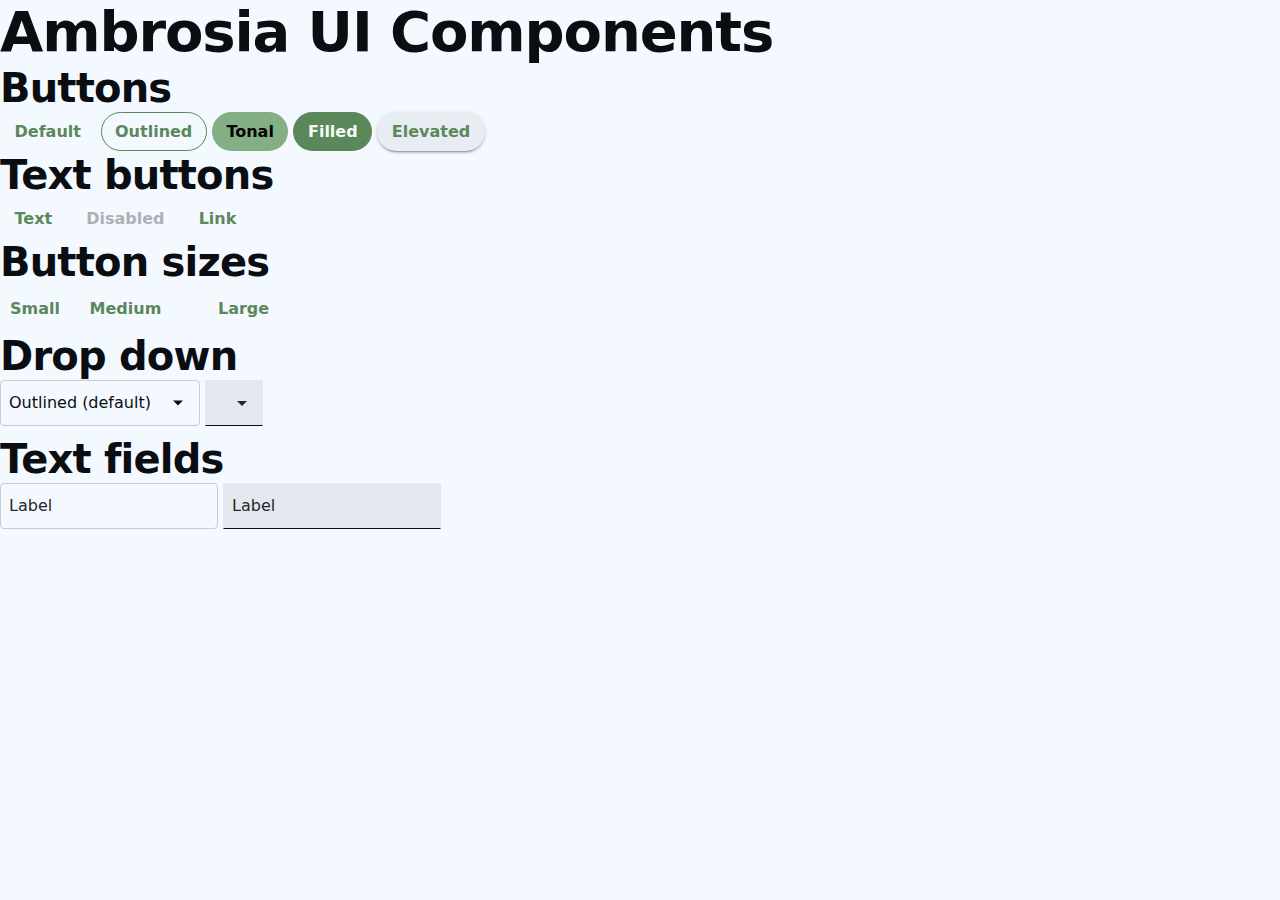
<file: index.html>
<html>
  <head>
    <link rel="stylesheet" href="ambrosia.css" />
    <link rel="stylesheet" href="theme.css" />
  </head>
  <body>
    <main>
      <h1>Ambrosia UI Components</h1>
      <section>
        <h2>Buttons</h2>
        <button class="button">Default</button>
        <button class="button outlined">Outlined</button>
        <button class="button tonal">Tonal</button>
        <button class="button filled">Filled</button>
        <button class="button elevated">Elevated</button>
      </section>
      <section>
        <h2>Text buttons</h2>
        <button class="button">Text</button>
        <button class="button" disabled>Disabled</button>
        <a href="#" class="button">Link</a>
      </section>
      <section>
        <h2>Button sizes</h2>
        <button class="button small">Small</button>
        <button class="button">Medium</button>
        <button class="button large">Large</button>
      </section>
      <section>
        <h2>Drop down</h2>
        <label class="field">
          <select>
            <button>
              <selectedcontent></selectedcontent>
            </button>
            <div class="list">
              <option>Outlined (default)</option>
              <option>Option Two</option>
              <option>Option Three</option>
            </div>
          </select>
        </label>

        <label class="field filled">
          <select>
            <!--  -->
          </select>
        </label>
      </section>
      <section>
        <h2>Text fields</h2>
        <label class="field">
          <span class="label">Label</span>
          <input type="text" placeholder="Placeholder" />
        </label>

        <label class="field filled">
          <span class="label">Label</span>
          <input type="text" placeholder="Placeholder" />
        </label>
      </section>
    </main>
  </body>
</html>
</file>
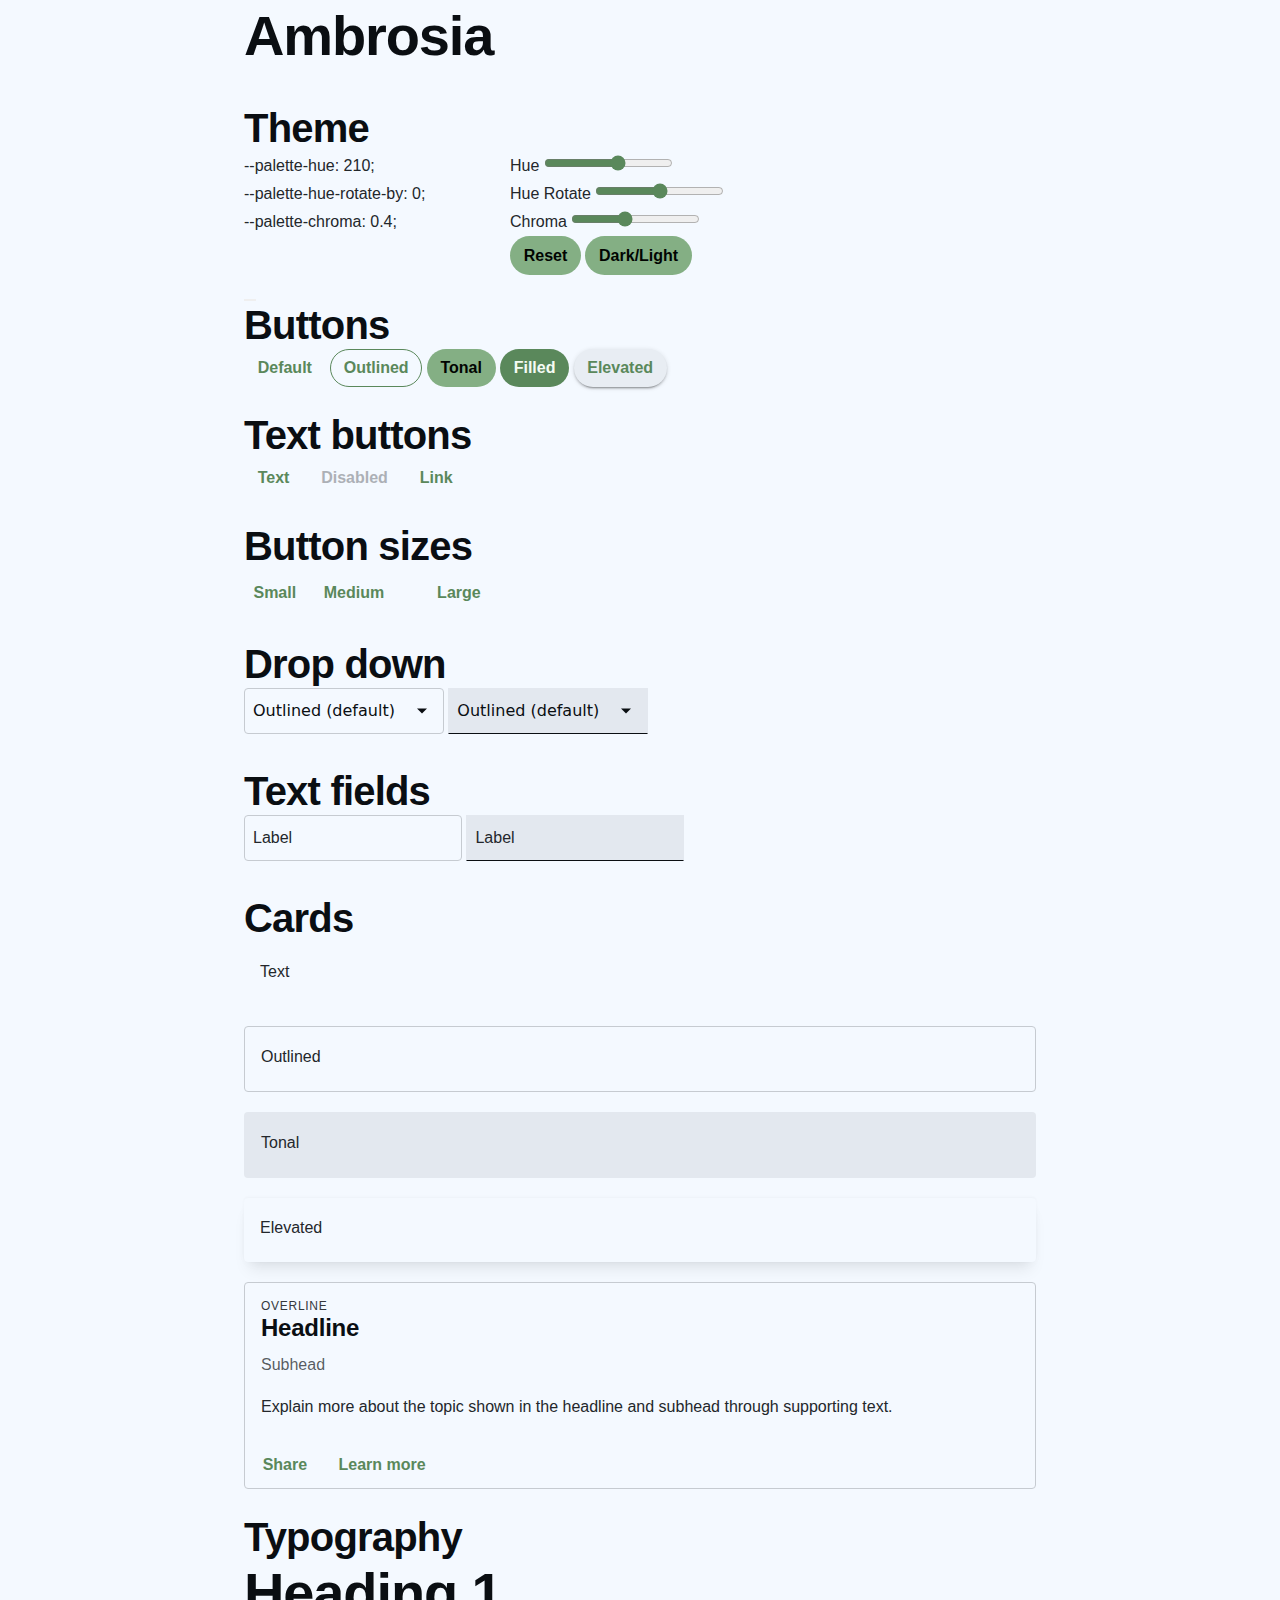
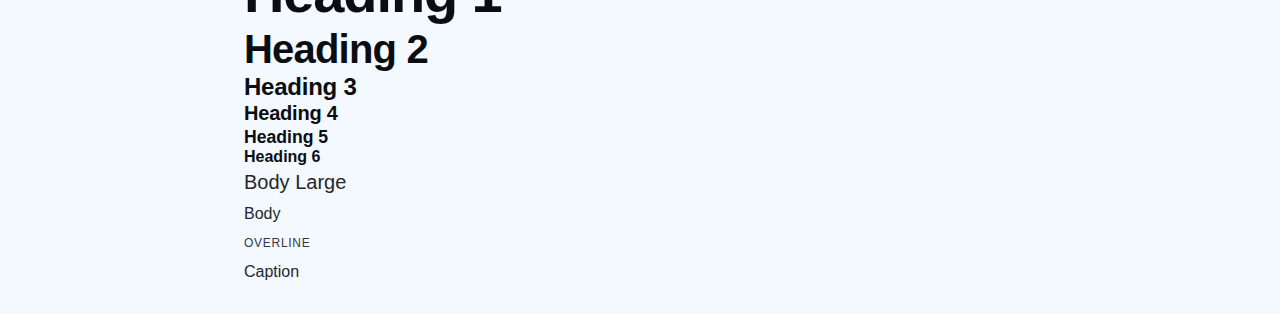
<file: demo.html>
<html>
  <head>
    <link rel="stylesheet" href="ambrosia.css" />
    <link rel="stylesheet" href="theme.css" />
    <style>
      body {
        font-family: "Roboto", sans-serif;
        margin: 0;
        padding: 0;
        background-color: var(--background);
        color: var(--on-background);
      }
      main {
        max-width: 800px;
        margin: auto;
        padding: var(--size-1);
      }

      main > section {
        margin-bottom: var(--size-5);
      }

      .card {
        margin-bottom: var(--size-4);
      }
    </style>
  </head>
  <body>
    <main>
      <div
        style="
          display: flex;
          justify-content: space-between;
          align-items: center;
          margin-bottom: 36px;
        "
      >
        <h1>Ambrosia</h1>
      </div>
      <section>
        <h2>Theme</h2>
        <div style="display: flex; gap: 16px">
          <div style="width: 250px">
            <div id="hue-description">--palette-hue: 210;</div>
            <div id="rotate-description">--palette-hue-rotate-by: 0;</div>
            <div id="chroma-description">--palette-chroma: 0.4;</div>
          </div>
          <div>
            <!-- lets create a slider 1-360 for hue-->
            <div>
              <label for="hue">Hue</label>
              <input
                type="range"
                id="hue"
                min="0"
                max="360"
                value="210"
                oninput="document.documentElement.style.setProperty('--palette-hue', this.value);
            document.getElementById('hue-description').innerText = '--palette-hue: ' + this.value + ';'"
              />
            </div>
            <div>
              <label for="hue-rotate">Hue Rotate</label>
              <input
                type="range"
                id="hue-rotate"
                min="-180"
                max="180"
                value="0"
                oninput="document.documentElement.style.setProperty('--palette-hue-rotate-by', this.value);
            document.getElementById('rotate-description').innerText = '--palette-hue-rotate-by: ' + this.value + ';'"
              />
            </div>
            <div>
              <label for="chroma">Chroma</label>
              <input
                type="range"
                id="chroma"
                min="0"
                max="1"
                step="0.01"
                value="0.4"
                oninput="document.documentElement.style.setProperty('--palette-chroma', this.value)
            document.getElementById('chroma-description').innerText = '--palette-chroma: ' + this.value + ';'"
              />
            </div>
            <!-- Reset button -->
            <button
              class="button tonal"
              onclick="
            document.documentElement.style.setProperty('--palette-hue', 210);
            document.documentElement.style.setProperty('--palette-hue-rotate-by', 0);
            document.documentElement.style.setProperty('--palette-chroma', 0.4);
            document.getElementById('hue').value = 210;
            document.getElementById('hue-description').innerText = '--palette-hue: 210;';
            document.getElementById('hue-rotate').value = 0;
            document.getElementById('rotate-description').innerText = '--palette-hue-rotate-by: 0;';
            document.getElementById('chroma').value = 0.4;
            document.getElementById('chroma-description').innerText = '--palette-chroma: 0.4;'
          "
            >
              Reset
            </button>
            <button
              class="button tonal"
              onclick="document.documentElement.classList.toggle('dark')"
            >
              Dark/Light
            </button>
          </div>
        </div>
      </section>
      <button
        class="VPSwitch VPSwitchAppearance"
        type="button"
        role="switch"
        title="Switch to dark theme"
        aria-checked="false"
        data-v-708d128f=""
        data-v-cdd49b3b=""
        data-v-abeb953a=""
      ></button>
      <section>
        <h2>Buttons</h2>
        <button class="button">Default</button>
        <button class="button outlined">Outlined</button>
        <button class="button tonal">Tonal</button>
        <button class="button filled">Filled</button>
        <button class="button elevated">Elevated</button>
      </section>
      <section>
        <h2>Text buttons</h2>
        <button class="button">Text</button>
        <button class="button" disabled>Disabled</button>
        <a href="#" class="button">Link</a>
      </section>
      <section>
        <h2>Button sizes</h2>
        <button class="button small">Small</button>
        <button class="button">Medium</button>
        <button class="button large">Large</button>
      </section>
      <section>
        <h2>Drop down</h2>
        <label class="field">
          <select>
            <button>
              <selectedcontent></selectedcontent>
            </button>
            <div class="list">
              <option>Outlined (default)</option>
              <option>Option Two</option>
              <option>Option Three</option>
            </div>
          </select>
        </label>

        <label class="field filled">
          <select>
            <button>
              <selectedcontent>foo</selectedcontent>
            </button>
            <div class="list">
              <option>Outlined (default)</option>
              <option>Option Two</option>
              <option>Option Three</option>
            </div>
          </select>
        </label>
      </section>
      <section>
        <h2>Text fields</h2>
        <label class="field">
          <span class="label">Label</span>
          <input type="text" placeholder="Placeholder" />
        </label>

        <label class="field filled">
          <span class="label">Label</span>
          <input type="text" placeholder="Placeholder" />
        </label>
      </section>
      <section>
        <h2>Cards</h2>
        <div class="card text">
          <div class="content">Text</div>
        </div>

        <div class="card outlined">
          <div class="content">Outlined</div>
        </div>

        <div class="card tonal">
          <div class="content">Tonal</div>
        </div>

        <div class="card elevated">
          <div class="content">Elevated</div>
        </div>
        <div class="card outlined">
          <hgroup>
            <p>Overline</p>
            <h2 class="h3">Headline</h2>
            <p>Subhead</p>
          </hgroup>
          <div class="content">
            Explain more about the topic shown in the headline and subhead
            through supporting text.
          </div>
          <div class="actions">
            <button class="button">Share</button>
            <button class="button">Learn more</button>
          </div>
        </div>
      </section>
      <section>
        <h2>Typography</h2>
        <h1>Heading 1</h1>
        <h2>Heading 2</h2>
        <h3>Heading 3</h3>
        <h4>Heading 4</h4>
        <h5>Heading 5</h5>
        <h6>Heading 6</h6>
        <p class="large">Body Large</p>
        <p>Body</p>
        <p class="overline">Overline</p>
        <caption>
          Caption
        </caption>
      </section>
    </main>
  </body>
</html>
</file>
<file: ambrosia.css>
@layer openprops {
  @custom-media --motionOK (prefers-reduced-motion: no-preference);

  @custom-media --motionNotOK (prefers-reduced-motion: reduce);

  @custom-media --opacityOK (prefers-reduced-transparency: no-preference);

  @custom-media --opacityNotOK (prefers-reduced-transparency: reduce);

  @custom-media --useDataOK (prefers-reduced-data: no-preference);

  @custom-media --useDataNotOK (prefers-reduced-data: reduce);

  @custom-media --OSdark (prefers-color-scheme: dark);

  @custom-media --OSlight (prefers-color-scheme: light);

  @custom-media --highContrast (prefers-contrast: more);

  @custom-media --lowContrast (prefers-contrast: less);

  @custom-media --portrait (orientation: portrait);

  @custom-media --landscape (orientation: landscape);

  @custom-media --HDcolor (dynamic-range: high);

  @custom-media --touch (hover: none) and (pointer: coarse);

  @custom-media --stylus (hover: none) and (pointer: fine);

  @custom-media --pointer (hover) and (pointer: coarse);

  @custom-media --mouse (hover) and (pointer: fine);

  @custom-media --xxs-only (0px< = width< = 240px);

  @custom-media --xxs-n-above (width> = 240px);

  @custom-media --xxs-n-below (width< 240px);

  @custom-media --xxs-phone (--xxs-only) and (--portrait);

  @custom-media --xs-only (240px< = width< = 360px);

  @custom-media --xs-n-above (width> = 360px);

  @custom-media --xs-n-below (width< 360px);

  @custom-media --xs-phone (--xs-only) and (--portrait);

  @custom-media --sm-only (360px< = width< = 480px);

  @custom-media --sm-n-above (width> = 480px);

  @custom-media --sm-n-below (width< 480px);

  @custom-media --sm-phone (--sm-only) and (--portrait);

  @custom-media --md-only (480px< = width< = 768px);

  @custom-media --md-n-above (width> = 768px);

  @custom-media --md-n-below (width< 768px);

  @custom-media --md-phone (--md-only) and (--portrait);

  @custom-media --lg-only (768px< = width< = 1024px);

  @custom-media --lg-n-above (width> = 1024px);

  @custom-media --lg-n-below (width< 1024px);

  @custom-media --lg-phone (--lg-only) and (--portrait);

  @custom-media --xl-only (1024px< = width< = 1440px);

  @custom-media --xl-n-above (width> = 1440px);

  @custom-media --xl-n-below (width< 1440px);

  @custom-media --xxl-only (1440px< = width< = 1920px);

  @custom-media --xxl-n-above (width> = 1920px);

  @custom-media --xxl-n-below (width< 1920px);

  :where(:root) {
    --font-sans: system-ui, -apple-system, Segoe UI, Roboto, Ubuntu, Cantarell, Noto Sans, sans-serif;
    --font-serif: ui-serif, serif;
    --font-mono: Dank Mono, Operator Mono, Inconsolata, Fira Mono, ui-monospace, SF Mono, Monaco, Droid Sans Mono, Source Code Pro, monospace;
    --font-weight-1: 100;
    --font-weight-2: 200;
    --font-weight-3: 300;
    --font-weight-4: 400;
    --font-weight-5: 500;
    --font-weight-6: 600;
    --font-weight-7: 700;
    --font-weight-8: 800;
    --font-weight-9: 900;
    --font-size-00: .5rem;
    --font-size-0: .75rem;
    --font-size-1: 1rem;
    --font-size-2: 1.1rem;
    --font-size-3: 1.25rem;
    --font-size-4: 1.5rem;
    --font-size-5: 2rem;
    --font-size-6: 2.5rem;
    --font-size-7: 3rem;
    --font-size-8: 3.5rem;
    --font-size-fluid-0: clamp(.75rem, 2vw, 1rem);
    --font-size-fluid-1: clamp(1rem, 4vw, 1.5rem);
    --font-size-fluid-2: clamp(1.5rem, 6vw, 2.5rem);
    --font-size-fluid-3: clamp(2rem, 9vw, 3.5rem);
    --size-000: -.5rem;
    --size-00: -.25rem;
    --size-1: .25rem;
    --size-2: .5rem;
    --size-3: 1rem;
    --size-4: 1.25rem;
    --size-5: 1.5rem;
    --size-6: 1.75rem;
    --size-7: 2rem;
    --size-8: 3rem;
    --size-9: 4rem;
    --size-10: 5rem;
    --size-11: 7.5rem;
    --size-12: 10rem;
    --size-13: 15rem;
    --size-14: 20rem;
    --size-15: 30rem;
    --size-fluid-1: clamp(.5rem, 1vw, 1rem);
    --size-fluid-2: clamp(1rem, 2vw, 1.5rem);
    --size-fluid-3: clamp(1.5rem, 3vw, 2rem);
    --size-fluid-4: clamp(2rem, 4vw, 3rem);
    --size-fluid-5: clamp(4rem, 5vw, 5rem);
    --size-fluid-6: clamp(5rem, 7vw, 7.5rem);
    --size-fluid-7: clamp(7.5rem, 10vw, 10rem);
    --size-fluid-8: clamp(10rem, 20vw, 15rem);
    --size-fluid-9: clamp(15rem, 30vw, 20rem);
    --size-fluid-10: clamp(20rem, 40vw, 30rem);
    --size-header-1: 20ch;
    --size-header-2: 25ch;
    --size-header-3: 35ch;
    --size-content-1: 20ch;
    --size-content-2: 45ch;
    --size-content-3: 60ch;
    --ratio-square: 1;
    --ratio-landscape: 4 / 3;
    --ratio-portrait: 3 / 4;
    --ratio-widescreen: 16 / 9;
    --ratio-ultrawide: 18 / 5;
    --ratio-golden: 1.618 / 1;
    --layer-1: 1;
    --layer-2: 2;
    --layer-3: 3;
    --layer-4: 4;
    --layer-5: 5;
    --layer-bottom: var(--layer-1);
    --layer-top: var(--layer-5);
    --layer-important: 2147480000;
    --border-size-1: 1px;
    --border-size-2: 2px;
    --border-size-3: 5px;
    --border-size-4: 10px;
    --border-size-5: 25px;
    --radius-1: 2px;
    --radius-2: 5px;
    --radius-3: 1rem;
    --radius-4: 2rem;
    --radius-5: 4rem;
    --radius-6: 8rem;
    --radius-round: 100000px;
    --radius-blob-1: 30% 70% 70% 30% / 53% 30% 70% 47%;
    --radius-blob-2: 53% 47% 34% 66% / 63% 46% 54% 37%;
    --radius-blob-3: 37% 63% 56% 44% / 49% 56% 44% 51%;
    --radius-blob-4: 63% 37% 37% 63% / 43% 37% 63% 57%;
    --radius-blob-5: 49% 51% 48% 52% / 57% 44% 56% 43%;
    --radius-conditional-1: clamp(0px, calc(100vw - 100%) * 100000, var(--radius-1));
    --radius-conditional-2: clamp(0px, calc(100vw - 100%) * 100000, var(--radius-2));
    --radius-conditional-3: clamp(0px, calc(100vw - 100%) * 100000, var(--radius-3));
    --radius-conditional-4: clamp(0px, calc(100vw - 100%) * 100000, var(--radius-4));
    --radius-conditional-5: clamp(0px, calc(100vw - 100%) * 100000, var(--radius-5));
    --radius-conditional-6: clamp(0px, calc(100vw - 100%) * 100000, var(--radius-6));
  }

  * {
    --shadow-strength: 1%;
    --shadow-chroma: 3%;
    --shadow-hue: var(--shadow-tint, var(--palette-hue));
    --shadow-color: 15% var(--shadow-chroma) var(--shadow-hue);
    --inner-shadow-highlight: inset 0 -.5px 0 0 #fff, inset 0 .5px 0 0 #0001;
    --shadow-1: 0 1px 2px -1px oklch(var(--shadow-color) / calc(var(--shadow-strength)  + 9%));
    --shadow-2: 0 3px 5px -2px oklch(var(--shadow-color) / calc(var(--shadow-strength)  + 3%)), 0 7px 14px -5px oklch(var(--shadow-color) / calc(var(--shadow-strength)  + 5%));
    --shadow-3: 0 -1px 3px 0 oklch(var(--shadow-color) / calc(var(--shadow-strength)  + 2%)), 0 1px 2px -5px oklch(var(--shadow-color) / calc(var(--shadow-strength)  + 2%)), 0 2px 5px -5px oklch(var(--shadow-color) / calc(var(--shadow-strength)  + 4%)), 0 4px 12px -5px oklch(var(--shadow-color) / calc(var(--shadow-strength)  + 5%)), 0 12px 15px -5px oklch(var(--shadow-color) / calc(var(--shadow-strength)  + 7%));
    --shadow-4: 0 -2px 5px 0 oklch(var(--shadow-color) / calc(var(--shadow-strength)  + 2%)), 0 1px 1px -2px oklch(var(--shadow-color) / calc(var(--shadow-strength)  + 3%)), 0 2px 2px -2px oklch(var(--shadow-color) / calc(var(--shadow-strength)  + 3%)), 0 5px 5px -2px oklch(var(--shadow-color) / calc(var(--shadow-strength)  + 4%)), 0 9px 9px -2px oklch(var(--shadow-color) / calc(var(--shadow-strength)  + 5%)), 0 16px 16px -2px oklch(var(--shadow-color) / calc(var(--shadow-strength)  + 6%));
    --shadow-5: 0 -1px 2px 0 oklch(var(--shadow-color) / calc(var(--shadow-strength)  + 2%)), 0 2px 1px -2px oklch(var(--shadow-color) / calc(var(--shadow-strength)  + 3%)), 0 5px 5px -2px oklch(var(--shadow-color) / calc(var(--shadow-strength)  + 3%)), 0 10px 10px -2px oklch(var(--shadow-color) / calc(var(--shadow-strength)  + 4%)), 0 20px 20px -2px oklch(var(--shadow-color) / calc(var(--shadow-strength)  + 5%)), 0 40px 40px -2px oklch(var(--shadow-color) / calc(var(--shadow-strength)  + 7%));
    --shadow-6: 0 -1px 2px 0 oklch(var(--shadow-color) / calc(var(--shadow-strength)  + 2%)), 0 3px 2px -2px oklch(var(--shadow-color) / calc(var(--shadow-strength)  + 3%)), 0 7px 5px -2px oklch(var(--shadow-color) / calc(var(--shadow-strength)  + 3%)), 0 12px 10px -2px oklch(var(--shadow-color) / calc(var(--shadow-strength)  + 4%)), 0 22px 18px -2px oklch(var(--shadow-color) / calc(var(--shadow-strength)  + 5%)), 0 41px 33px -2px oklch(var(--shadow-color) / calc(var(--shadow-strength)  + 6%)), 0 100px 80px -2px oklch(var(--shadow-color) / calc(var(--shadow-strength)  + 7%));
    --inner-shadow-0: inset 0 0 0 1px oklch(var(--shadow-color) / calc(var(--shadow-strength)  + 9%));
    --inner-shadow-1: inset 0 1px 2px 0 oklch(var(--shadow-color) / calc(var(--shadow-strength)  + 9%)), var(--inner-shadow-highlight);
    --inner-shadow-2: inset 0 1px 4px 0 oklch(var(--shadow-color) / calc(var(--shadow-strength)  + 9%)), var(--inner-shadow-highlight);
    --inner-shadow-3: inset 0 2px 8px 0 oklch(var(--shadow-color) / calc(var(--shadow-strength)  + 9%)), var(--inner-shadow-highlight);
    --inner-shadow-4: inset 0 2px 14px 0 oklch(var(--shadow-color) / calc(var(--shadow-strength)  + 9%)), var(--inner-shadow-highlight);
  }

  @media (prefers-color-scheme: dark) {
    * {
      --shadow-strength: 25%;
      --shadow-chroma: 10%;
      --shadow-hue: var(--shadow-tint, var(--palette-hue));
      --shadow-color: 15% var(--shadow-chroma) var(--shadow-hue);
      --inner-shadow-highlight: inset 0 -.5px 0 0 #fff1, inset 0 .5px 0 0 #0007;
    }
  }

  :where(:root) {
    --ease-1: cubic-bezier(.25, 0, .5, 1);
    --ease-2: cubic-bezier(.25, 0, .4, 1);
    --ease-3: cubic-bezier(.25, 0, .3, 1);
    --ease-4: cubic-bezier(.25, 0, .2, 1);
    --ease-5: cubic-bezier(.25, 0, .1, 1);
    --ease-in-1: cubic-bezier(.25, 0, 1, 1);
    --ease-in-2: cubic-bezier(.5, 0, 1, 1);
    --ease-in-3: cubic-bezier(.7, 0, 1, 1);
    --ease-in-4: cubic-bezier(.9, 0, 1, 1);
    --ease-in-5: cubic-bezier(1, 0, 1, 1);
    --ease-out-1: cubic-bezier(0, 0, .75, 1);
    --ease-out-2: cubic-bezier(0, 0, .5, 1);
    --ease-out-3: cubic-bezier(0, 0, .3, 1);
    --ease-out-4: cubic-bezier(0, 0, .1, 1);
    --ease-out-5: cubic-bezier(0, 0, 0, 1);
    --ease-in-out-1: cubic-bezier(.1, 0, .9, 1);
    --ease-in-out-2: cubic-bezier(.3, 0, .7, 1);
    --ease-in-out-3: cubic-bezier(.5, 0, .5, 1);
    --ease-in-out-4: cubic-bezier(.7, 0, .3, 1);
    --ease-in-out-5: cubic-bezier(.9, 0, .1, 1);
    --ease-elastic-out-1: cubic-bezier(.5, .75, .75, 1.25);
    --ease-elastic-out-2: cubic-bezier(.5, 1, .75, 1.25);
    --ease-elastic-out-3: cubic-bezier(.5, 1.25, .75, 1.25);
    --ease-elastic-out-4: cubic-bezier(.5, 1.5, .75, 1.25);
    --ease-elastic-out-5: cubic-bezier(.5, 1.75, .75, 1.25);
    --ease-elastic-in-1: cubic-bezier(.5, -.25, .75, 1);
    --ease-elastic-in-2: cubic-bezier(.5, -.5, .75, 1);
    --ease-elastic-in-3: cubic-bezier(.5, -.75, .75, 1);
    --ease-elastic-in-4: cubic-bezier(.5, -1, .75, 1);
    --ease-elastic-in-5: cubic-bezier(.5, -1.25, .75, 1);
    --ease-elastic-in-out-1: cubic-bezier(.5, -.1, .1, 1.5);
    --ease-elastic-in-out-2: cubic-bezier(.5, -.3, .1, 1.5);
    --ease-elastic-in-out-3: cubic-bezier(.5, -.5, .1, 1.5);
    --ease-elastic-in-out-4: cubic-bezier(.5, -.7, .1, 1.5);
    --ease-elastic-in-out-5: cubic-bezier(.5, -.9, .1, 1.5);
    --ease-step-1: steps(2);
    --ease-step-2: steps(3);
    --ease-step-3: steps(4);
    --ease-step-4: steps(7);
    --ease-step-5: steps(10);
    --ease-spring-1: linear(0, .006, .025 2.8%, .101 6.1%, .539 18.9%, .721 25.3%, .849 31.5%, .937 38.1%, .968 41.8%, .991 45.7%, 1.006 50.1%, 1.015 55%, 1.017 63.9%, 1.001);
    --ease-spring-2: linear(0, .007, .029 2.2%, .118 4.7%, .625 14.4%, .826 19%, .902, .962, 1.008 26.1%, 1.041 28.7%, 1.064 32.1%, 1.07 36%, 1.061 40.5%, 1.015 53.4%, .999 61.6%, .995 71.2%, 1);
    --ease-spring-3: linear(0, .009, .035 2.1%, .141 4.4%, .723 12.9%, .938 16.7%, 1.017, 1.077, 1.121, 1.149 24.3%, 1.159, 1.163, 1.161, 1.154 29.9%, 1.129 32.8%, 1.051 39.6%, 1.017 43.1%, .991, .977 51%, .974 53.8%, .975 57.1%, .997 69.8%, 1.003 76.9%, 1);
    --ease-spring-4: linear(0, .009, .037 1.7%, .153 3.6%, .776 10.3%, 1.001, 1.142 16%, 1.185, 1.209 19%, 1.215 19.9% 20.8%, 1.199, 1.165 25%, 1.056 30.3%, 1.008 33%, .973, .955 39.2%, .953 41.1%, .957 43.3%, .998 53.3%, 1.009 59.1% 63.7%, .998 78.9%, 1);
    --ease-spring-5: linear(0, .01, .04 1.6%, .161 3.3%, .816 9.4%, 1.046, 1.189 14.4%, 1.231, 1.254 17%, 1.259, 1.257 18.6%, 1.236, 1.194 22.3%, 1.057 27%, .999 29.4%, .955 32.1%, .942, .935 34.9%, .933, .939 38.4%, 1 47.3%, 1.011, 1.017 52.6%, 1.016 56.4%, 1 65.2%, .996 70.2%, 1.001 87.2%, 1);
    --ease-bounce-1: linear(0, .004, .016, .035, .063, .098, .141, .191, .25, .316, .391 36.8%, .563, .766, 1 58.8%, .946, .908 69.1%, .895, .885, .879, .878, .879, .885, .895, .908 89.7%, .946, 1);
    --ease-bounce-2: linear(0, .004, .016, .035, .063, .098, .141 15.1%, .25, .391, .562, .765, 1, .892 45.2%, .849, .815, .788, .769, .757, .753, .757, .769, .788, .815, .85, .892 75.2%, 1 80.2%, .973, .954, .943, .939, .943, .954, .973, 1);
    --ease-bounce-3: linear(0, .004, .016, .035, .062, .098, .141 11.4%, .25, .39, .562, .764, 1 30.3%, .847 34.8%, .787, .737, .699, .672, .655, .65, .656, .672, .699, .738, .787, .847 61.7%, 1 66.2%, .946, .908, .885 74.2%, .879, .878, .879, .885 79.5%, .908, .946, 1 87.4%, .981, .968, .96, .957, .96, .968, .981, 1);
    --ease-bounce-4: linear(0, .004, .016 3%, .062, .141, .25, .391, .562 18.2%, 1 24.3%, .81, .676 32.3%, .629, .595, .575, .568, .575, .595, .629, .676 48.2%, .811, 1 56.2%, .918, .86, .825, .814, .825, .86, .918, 1 77.2%, .94 80.6%, .925, .92, .925, .94 87.5%, 1 90.9%, .974, .965, .974, 1);
    --ease-bounce-5: linear(0, .004, .016 2.5%, .063, .141, .25 10.1%, .562, 1 20.2%, .783, .627, .534 30.9%, .511, .503, .511, .534 38%, .627, .782, 1 48.7%, .892, .815, .769 56.3%, .757, .753, .757, .769 61.3%, .815, .892, 1 68.8%, .908 72.4%, .885, .878, .885, .908 79.4%, 1 83%, .954 85.5%, .943, .939, .943, .954 90.5%, 1 93%, .977, .97, .977, 1);
    --palette-hue: 250;
    --palette-hue-rotate-by: 0;
    --palette-chroma: .15;
  }

  * {
    --color-1: oklch(98% calc(.03 * var(--palette-chroma, 1)) calc(var(--palette-hue)  + (0 * var(--palette-hue-rotate-by))));
    --color-2: oklch(97% calc(.06 * var(--palette-chroma, 1)) calc(var(--palette-hue)  + (1 * var(--palette-hue-rotate-by))));
    --color-3: oklch(93% calc(.1 * var(--palette-chroma, 1)) calc(var(--palette-hue)  + (2 * var(--palette-hue-rotate-by))));
    --color-4: oklch(84% calc(.12 * var(--palette-chroma, 1)) calc(var(--palette-hue)  + (3 * var(--palette-hue-rotate-by))));
    --color-5: oklch(80% calc(.16 * var(--palette-chroma, 1)) calc(var(--palette-hue)  + (4 * var(--palette-hue-rotate-by))));
    --color-6: oklch(71% calc(.19 * var(--palette-chroma, 1)) calc(var(--palette-hue)  + (5 * var(--palette-hue-rotate-by))));
    --color-7: oklch(66% calc(.2 * var(--palette-chroma, 1)) calc(var(--palette-hue)  + (6 * var(--palette-hue-rotate-by))));
    --color-8: oklch(58% calc(.21 * var(--palette-chroma, 1)) calc(var(--palette-hue)  + (7 * var(--palette-hue-rotate-by))));
    --color-9: oklch(53% calc(.2 * var(--palette-chroma, 1)) calc(var(--palette-hue)  + (8 * var(--palette-hue-rotate-by))));
    --color-10: oklch(49% calc(.19 * var(--palette-chroma, 1)) calc(var(--palette-hue)  + (9 * var(--palette-hue-rotate-by))));
    --color-11: oklch(42% calc(.17 * var(--palette-chroma, 1)) calc(var(--palette-hue)  + (10 * var(--palette-hue-rotate-by))));
    --color-12: oklch(35% calc(.15 * var(--palette-chroma, 1)) calc(var(--palette-hue)  + (11 * var(--palette-hue-rotate-by))));
    --color-13: oklch(27% calc(.12 * var(--palette-chroma, 1)) calc(var(--palette-hue)  + (12 * var(--palette-hue-rotate-by))));
    --color-14: oklch(20% calc(.09 * var(--palette-chroma, 1)) calc(var(--palette-hue)  + (13 * var(--palette-hue-rotate-by))));
    --color-15: oklch(16% calc(.07 * var(--palette-chroma, 1)) calc(var(--palette-hue)  + (14 * var(--palette-hue-rotate-by))));
    --color-16: oklch(10% calc(.05 * var(--palette-chroma, 1)) calc(var(--palette-hue)  + (15 * var(--palette-hue-rotate-by))));
  }

  :where(:root) {
    --size-xxs: 240px;
    --size-xs: 360px;
    --size-sm: 480px;
    --size-md: 768px;
    --size-lg: 1024px;
    --size-xl: 1440px;
    --size-xxl: 1920px;
    --font-lineheight-00: .95;
    --font-lineheight-0: 1.1;
    --font-lineheight-1: 1.25;
    --font-lineheight-2: 1.375;
    --font-lineheight-3: 1.5;
    --font-lineheight-4: 1.75;
    --font-lineheight-5: 2;
    --oklch-red: 25;
    --oklch-pink: 350;
    --oklch-purple: 310;
    --oklch-violet: 290;
    --oklch-indigo: 270;
    --oklch-blue: 240;
    --oklch-cyan: 210;
    --oklch-teal: 185;
    --oklch-green: 145;
    --oklch-lime: 125;
    --oklch-yellow: 100;
    --oklch-orange: 75;
  }
}

@layer normalize {
  *, :before, :after {
    box-sizing: border-box;
  }

  * {
    scrollbar-width: thin;
  }

  :where(html) {
    --_page-bg-color: var(--surface-default);
    accent-color: var(--primary);
    background-color: var(--_page-bg-color);
    block-size: 100%;
    caret-color: var(--primary);
    color: var(--text-color-2);
    font-family: var(--font-sans);
    interpolate-size: allow-keywords;
    line-height: var(--font-lineheight-4);
    -webkit-text-size-adjust: none;
    -moz-text-size-adjust: none;
    text-size-adjust: none;

    @media (--motionOK) {
      scroll-behavior: smooth;
    }
  }

  :where(body) {
    -moz-osx-font-smoothing: grayscale;
    -webkit-font-smoothing: antialiased;
    font-synthesis: style;
    min-block-size: 100%;
    inline-size: 100%;
    min-inline-size: 320px;
    text-rendering: optimizeLegibility;
    margin: 0;
    font-size: 16px;
    font-weight: 400;
    position: relative;
    container-type: inline-size;
  }

  :where(:not(dialog, popover)) {
    margin: 0;
  }

  :where(:not(fieldset, progress, meter)) {
    background-repeat: no-repeat;
    background-origin: border-box;
    border-style: solid;
    border-width: 0;
  }

  :where(fieldset) {
    border: var(--field-border-width) solid var(--field-border-color);
    border-radius: var(--field-border-radius);
    padding: var(--size-3);
    gap: var(--size-3);
    display: grid;
  }

  :where(input, button, textarea), :where(input[type="file"])::-webkit-file-upload-button {
    color: inherit;
    font-size: inherit;
    font: inherit;
    letter-spacing: inherit;
  }

  :where(input):-webkit-autofill, :where(input):-webkit-autofill:hover, :where(input):-webkit-autofill:focus, :where(textarea):-webkit-autofill, :where(textarea):-webkit-autofill:hover, :where(textarea):-webkit-autofill:focus, :where(select):-webkit-autofill, :where(select):-webkit-autofill:hover, :where(select):-webkit-autofill:focus, :where(input):autofill, :where(input):autofill:hover, :where(input):autofill:focus, :where(textarea):autofill, :where(textarea):autofill:hover, :where(textarea):autofill:focus, :where(select):autofill, :where(select):autofill:hover, :where(select):autofill:focus {
    -webkit-text-fill-color: var(--text-color-2);
    -webkit-box-shadow: 0 0 0px 100000px var(--well-1) inset;
    transition: background-color 5000s ease-in-out;
  }

  ::placeholder {
    color: var(--text-color-2);
  }

  ::-moz-placeholder {
    opacity: 1;
  }

  :focus-visible {
    --_focus-visible-color: rgb(from var(--_page-bg-color) calc(255 - r) calc(255 - g) calc(255 - b));
    border-radius: var(--border-radius, 0px);
    outline: 2px solid var(--_focus-visible-color);
    outline-offset: 2px;
  }

  @media (--motionOK) {
    :where(:focus-visible) {
      transition: outline-offset .145s var(--ease-2);
    }

    :where(:not(:active):focus-visible) {
      transition-duration: .15s;
    }
  }

  :where(:not(:active):focus-visible) {
    outline-offset: var(--outline-offset, 0px);
  }

  :where(a[href], area, button, input:not([type="text"], [type="email"], [type="number"], [type="password"], [type=""], [type="tel"], [type="url"]), label[for], select, summary) {
    cursor: pointer;
  }

  :where(a[href], area, button, [role="button"], input, label[for], select, summary, textarea, [tabindex]:not([tabindex*="-"])) {
    -webkit-tap-highlight-color: transparent;
    touch-action: manipulation;
  }

  :where(img, svg, video, canvas, audio, iframe, embed, object) {
    display: block;
  }

  :where(img, svg, video) {
    block-size: auto;
    max-inline-size: 100%;
  }

  :where(svg:not([width])) {
    inline-size: var(--size-7);
  }

  :where(dt:not(:first-of-type)) {
    margin-block-start: var(--size-5);
  }

  :where(figure) {
    gap: var(--size-2);
    place-items: center;
    display: grid;
  }

  :target {
    scroll-margin-block-start: 2rem;
  }
}

@layer utils {
  .sr-only {
    clip-path: inset(50%);
    white-space: nowrap;
    block-size: 1px;
    inline-size: 1px;
    position: absolute;
    overflow: hidden;
  }

  :where(.checkbox input, .radio input, .icon-button) {
    --isLTR: 1;
    --isRTL: -1;
    transform-style: preserve-3d;
    position: relative;

    &:dir(rtl) {
      --isLTR: -1;
      --isRTL: 1;
    }

    &:where(:not([disabled])) {
      &:hover:before {
        --thumb-scale: 1;
      }

      &:active:before {
        --thumb-scale: 1.1;
      }

      &:before {
        --thumb-scale: .01;
        --highlight-size: 150%;
        background-color: oklch(.6 0 0 / .2);
        block-size: var(--highlight-size);
        clip-path: circle(50%);
        content: "";
        inline-size: var(--highlight-size);
        transform-origin: center;
        transform: translateX(calc(var(--isRTL) * 50%)) translateY(-50%) translateZ(-1px) scale(var(--thumb-scale));
        will-change: transform;
        position: absolute;
        inset-block-start: 50%;
        inset-inline-start: 50%;

        @media (prefers-reduced-motion: no-preference) {
          transition: transform .2s;
        }
      }
    }
  }
}

@layer theme {
  html {
    color-scheme: var(--color-scheme);
  }

  .light {
    --color-scheme: light;
  }

  .dark {
    --color-scheme: dark;
  }

  :where(html) {
    color-scheme: light dark;
    --palette-hue: var(--oklch-teal);
    --palette-hue-rotate-by: 5;
    --palette-chroma: .89;
    --primary: var(--color-8);
    --primary-light: oklch(from var(--primary) calc(l * 1.25) c h);
    --primary-dark: oklch(from var(--primary) calc(l * .75) c h);
    --primary-contrast: var(--gray-1);
    --text-color-1: light-dark(var(--gray-15), var(--gray-1));
    --text-color-1-contrast: light-dark(var(--gray-2), var(--gray-15));
    --text-color-2: light-dark(var(--gray-13), var(--gray-4));
    --text-color-2-contrast: light-dark(var(--gray-4), var(--gray-13));
    --surface-default: light-dark(var(--gray-1), var(--gray-13));
    --surface-filled: light-dark(var(--gray-3), var(--gray-15));
    --surface-tonal: light-dark(var(--gray-3), var(--gray-12));
    --surface-elevated: light-dark(var(--gray-1), var(--gray-12));
    --shadow-color: light-dark(220 3% 15%, 220 40% 2%);
    --shadow-strength: light-dark(1%, 10%);
    --inner-shadow-highlight: light-dark(inset 0 -.5px 0 0 #fff, inset 0 .5px 0 0 #0001, inset 0 -.5px 0 0 #fff1, inset 0 .5px 0 0 #0007);
    --font-size-h1: var(--font-size-fluid-3, 3.5rem);
    --font-size-h2: var(--font-size-fluid-2, 2rem);
    --font-size-h3: var(--font-size-fluid-1, 1.5rem);
    --font-size-h4: var(--font-size-3, 1.25rem);
    --font-size-h5: var(--font-size-2, 1.1rem);
    --font-size-h6: var(--font-size-fluid-0, 1rem);
    --font-size-lg: var(--font-size-3, 1.25rem);
    --font-size-md: var(--font-size-fluid-0, 1rem);
    --font-size-sm: .875rem;
    --font-size-xs: var(--font-size-0, .75rem);
    --border-color: light-dark(var(--gray-4), var(--gray-12));
    --border-radius: var(--size-1);
    --border-width: 1px;
    --field-border-color: var(--border-color);
    --field-border-radius: var(--size-1);
    --field-border-width: 1px;
    --field-size: 2.3lh;
    --field-size-small: 1.9lh;
    --button-border-radius: var(--radius-round);

    @media (prefers-reduced-motion: no-preference) {
      --button-ripple-size: 100%;
      --button-ripple-duration: .5s;
    }
  }

  :where(.red, .error, del) {
    --palette-hue: var(--oklch-red, 25);
    --palette-chroma: 1;
    --palette-hue-rotate-by: 1;
  }

  :where(.blue, .ok, abbr, dfn) {
    --palette-hue: var(--oklch-blue, 210);
    --palette-chroma: 1;
    --palette-hue-rotate-by: 1;
  }

  :where(.green, .good, ins) {
    --palette-hue: var(--oklch-green, 145);
    --palette-chroma: 1;
    --palette-hue-rotate-by: 1;
  }

  :where(.orange, .warning) {
    --palette-hue: var(--oklch-orange, 75);
    --palette-chroma: 1;
    --palette-hue-rotate-by: 1;
  }

  :where(html) {
    --red: oklch(from var(--color-9) l .2 25);
    --blue: oklch(from var(--color-9) l .2 210);
    --green: oklch(from var(--color-9) l .2 145);
    --orange: oklch(from var(--color-7) l .2 75);
    --gray-chroma: .01;
    --gray-lightness: 255;
    --gray-1: oklch(from var(--color-1) l var(--gray-chroma) var(--gray-lightness));
    --gray-2: oklch(from var(--color-2) l var(--gray-chroma) var(--gray-lightness));
    --gray-3: oklch(from var(--color-3) l var(--gray-chroma) var(--gray-lightness));
    --gray-4: oklch(from var(--color-4) l var(--gray-chroma) var(--gray-lightness));
    --gray-5: oklch(from var(--color-5) l var(--gray-chroma) var(--gray-lightness));
    --gray-6: oklch(from var(--color-6) l var(--gray-chroma) var(--gray-lightness));
    --gray-7: oklch(from var(--color-7) l var(--gray-chroma) var(--gray-lightness));
    --gray-8: oklch(from var(--color-8) l var(--gray-chroma) var(--gray-lightness));
    --gray-9: oklch(from var(--color-9) l var(--gray-chroma) var(--gray-lightness));
    --gray-10: oklch(from var(--color-10) l var(--gray-chroma) var(--gray-lightness));
    --gray-11: oklch(from var(--color-11) l var(--gray-chroma) var(--gray-lightness));
    --gray-12: oklch(from var(--color-12) l var(--gray-chroma) var(--gray-lightness));
    --gray-13: oklch(from var(--color-13) l var(--gray-chroma) var(--gray-lightness));
    --gray-14: oklch(from var(--color-14) l var(--gray-chroma) var(--gray-lightness));
    --gray-15: oklch(from var(--color-15) l var(--gray-chroma) var(--gray-lightness));
    --gray-16: oklch(from var(--color-16) l var(--gray-chroma) var(--gray-lightness));
  }
}

@layer components.base {
  :where(.button) {
    --_bg-color: transparent;
    --_border-color: transparent;
    --_border-radius: var(--button-border-radius);
    --_font-size: initial;
    --_min-height: 2.375rem;
    --_text-color: var(--primary);
    -webkit-tap-highlight-color: transparent;
    -webkit-touch-callout: none;
    background: var(--_bg-color) var(--ripple, none);
    border-radius: var(--_border-radius);
    border: var(--border-size-1) solid var(--_border-color);
    color: var(--_text-color);
    font-size: var(--_font-size);
    align-items: center;
    gap: var(--size-2);
    min-block-size: var(--_min-height);
    text-align: center;
    user-select: none;
    justify-content: center;
    padding-block: .5ex;
    padding-inline: 1.5ex;
    font-weight: 700;
    text-decoration: none;
    display: inline-flex;

    &:where([disabled]) {
      cursor: not-allowed;
      opacity: .64;
    }

    @media (prefers-reduced-motion: no-preference) {
      transition: background-color .2s var(--ease-out-3), box-shadow .2s var(--ease-out-3), border-color .2s var(--ease-out-3), color .2s var(--ease-out-3), outline-offset 50ms var(--ease-1);
      background-position: center;

      &:where(:not([disabled])) {
        &:where(:not(:active):hover) {
          --ripple: radial-gradient(circle, transparent 1%, var(--_bg-color) 1%) center / 15000%;
          transition: background var(--button-ripple-duration);
        }

        &:where(:hover:active) {
          background-size: var(--button-ripple-size);
          transition: background;
        }
      }
    }

    &:where(:not([disabled])) {
      &:where(:not(:active):hover) {
        --_bg-color: light-dark(oklch(from var(--primary) l .01 h / 20%), oklch(from var(--primary) l .01 h / 40%));
      }

      &:where(:hover:active) {
        --_bg-color: light-dark(oklch(from var(--primary) l .06 h / 30%), oklch(from var(--primary) l .06 h / 40%));
      }
    }

    &:where([disabled]) {
      --_text-color: color-mix(in oklch, var(--text-color-2) 50%, var(--surface-default));
    }

    &:where(:has(svg), &.icon-only) {
      gap: 1ex;

      & svg {
        color: currentColor;
        max-block-size: .7lh;
      }
    }

    &.small {
      --_min-height: 1.875rem;
      padding-block: 0;
      padding-inline: 1ex;
    }

    &.large {
      --_min-height: 2.875rem;
      padding-inline: 4ex;
    }

    &.outlined {
      --_bg-color: var(--surface-default);
      --_border-color: var(--color-8);
      --_text-color: var(--color-8);

      &:where(:not([disabled])) {
        &:where(:not(:active):hover) {
          --_bg-color: var(--color-10);
          --_border-color: var(--color-10);
          --_text-color: var(--color-1);
        }

        &:where(:active) {
          --_bg-color: var(--color-9);
          --_border-color: var(--color-9);
          --_text-color: var(--color-1);
        }
      }

      &:where([disabled]) {
        --_bg-color: var(--surface-default);
        --_border-color: color-mix(in oklch, var(--text-color-2) 20%, var(--surface-default));
        --_text-color: color-mix(in oklch, var(--text-color-2) 40%, var(--surface-default));
      }
    }

    &.tonal {
      --_bg-color: var(--color-6);
      --_text-color: var(--color-16);

      &:where(:not([disabled])) {
        &:where(:not(:active):hover) {
          --_bg-color: var(--color-9);
          --_border-color: var(--color-9);
        }

        &:where(:active) {
          --_bg-color: var(--color-7);
          --_border-color: var(--color-7);
        }
      }

      &:where([disabled]) {
        --_bg-color: color-mix(in oklch, var(--text-color-2) 8%, var(--surface-default));
        --_text-color: color-mix(in oklch, var(--text-color-2) 70%, var(--surface-default));
      }
    }

    &.filled {
      --_bg-color: var(--color-8);
      --_text-color: var(--color-1);

      &:where(:not([disabled])) {
        &:where(:not(:active):hover) {
          --_bg-color: var(--color-10);
          --_border-color: var(--color-10);
        }

        &:where(:active) {
          --_bg-color: var(--color-9);
          --_border-color: var(--color-9);
        }
      }

      &:where([disabled]) {
        --_bg-color: color-mix(in oklch, var(--text-color-2) 20%, var(--surface-default));
        --_text-color: color-mix(in oklch, var(--text-color-2) 70%, var(--surface-default));
      }
    }

    &.elevated {
      --_bg-color: light-dark(color-mix(in oklch, var(--gray-2) 97%, var(--color-16)), color-mix(in oklch, var(--gray-13) 97%, var(--color-1)));
      --_ripple-color: light-dark(color-mix(in oklch, var(--gray-2) 80%, var(--color-8)), color-mix(in oklch, var(--gray-13) 80%, var(--color-8)));
      --_text-color: var(--color-8);
      box-shadow: 0px 3px 1px -2px oklch(0 0 0 / 20%), 0px 2px 2px 0px oklch(0 0 0 / 14%), 0px 1px 5px 0px oklch(0 0 0 / 12%);

      &:where(:not([disabled])) {
        &:where(:not(:active):hover) {
          --ripple: radial-gradient(circle, transparent 1%, var(--_ripple-color) 1%) center / 15000%;
          --_bg-color: light-dark(color-mix(in oklch, var(--gray-2) 93%, var(--color-8)), color-mix(in oklch, var(--gray-13) 93%, var(--color-8)));
        }

        &:where(:hover:active) {
          --_bg-color: light-dark(color-mix(in oklch, var(--gray-2) 91%, var(--color-8)), color-mix(in oklch, var(--gray-13) 91%, var(--color-8)));
        }
      }

      &:where([disabled]) {
        --_bg-color: color-mix(in oklch, var(--text-color-2) 8%, var(--surface-elevated));
        --_text-color: color-mix(in oklch, var(--text-color-2) 70%, var(--surface-elevated));
      }
    }
  }

  :where(input[type="file"]) {
    border-radius: var(--radius-2);
    border: var(--border-size-1) solid var(--surface-filled);
    box-shadow: var(--inner-shadow-4);
    color: var(--text-color-2-contrast);
    cursor: initial;
    align-self: flex-start;
    max-inline-size: 100%;
    padding: 0;
  }

  :where(input[type="file"])::-webkit-file-upload-button, :where(input[type="file"])::file-selector-button {
    cursor: pointer;
    margin-inline-end: var(--size-relative-6);
  }

  :where(.icon-button) {
    --_text-color: inherit;
    aspect-ratio: 1;
    border-radius: var(--radius-round);
    inline-size: var(--size-6);
    transform-style: preserve-3d;
    background-color: #0000;
    border: 0;
    justify-content: center;
    align-items: center;
    padding: 0;
    display: inline-flex;

    &:where([disabled]) {
      color: light-dark(rgb(0, 0, 0 / .3), rgb(255, 255, 255 / .26));
      cursor: not-allowed;
      opacity: .64;
    }

    & svg {
      max-inline-size: var(--size-5);
      pointer-events: none;
    }

    &:before {
      --highlight-size: 130%;
    }

    &.small {
      inline-size: var(--size-4);

      & svg {
        max-inline-size: var(--size-4);
      }
    }
  }

  :where(nav.tabs) {
    --_bg-color: transparent;

    & > [role="tablist"] {
      & button {
        outline-offset: -4px;
        outline-color: #0000;

        &[aria-selected="true"] {
          &:focus-visible {
            outline: 2px solid var(--text-color-1);
          }
        }
      }
    }

    &.underlined {
      & > [role="tablist"] {
        border-bottom: 1px solid var(--border-color);

        & button {
          --_ripple-color: light-dark(color-mix(in oklch, var(--gray-2) 80%, var(--color-8)), color-mix(in oklch, var(--gray-13) 80%, var(--color-8)));
          background: var(--_bg-color) var(--ripple, none);
          font-weight: 500;
          line-height: var(--font-lineheight-4);
          padding: var(--size-2) var(--size-3);

          &:focus-visible {
            border-radius: 0;
          }

          &[aria-selected="true"] {
            border-block-end: 2px solid var(--primary);
            color: var(--primary);
          }

          @media (prefers-reduced-motion: no-preference) {
            transition: background-color .2s var(--ease-out-3), border-color .2s var(--ease-out-3), color .2s var(--ease-out-3), outline-offset 50ms var(--ease-1);
            transition: background var(--button-ripple-duration);
            background-position: center;

            &:where(:not(:active):hover) {
              --ripple: radial-gradient(circle, transparent 1%, var(--_ripple-color) 1%) center / 15000%;
            }

            &:where(:hover:active) {
              background-size: var(--button-ripple-size);
              transition: background;
            }

            &:hover {
              background-color: light-dark(oklch(from var(--primary) calc(l * .75) none h / 5%), oklch(from var(--primary) calc(l * 1.25) none h / 5%));
            }
          }
        }
      }
    }

    &.filled {
      --_bg-color: var(--surface-default);
      --_radius: var(--border-radius);
      --_selected-bg: var(--surface-filled);

      & > [role="tablist"] {
        background-color: var(--_bg-color);
        border: var(--border-width) solid var(--border-color);
        border-radius: var(--_radius);
        width: fit-content;
        padding: .792ex;
        overflow: hidden;

        & button {
          background-color: var(--_bg-color);
          border-radius: var(--_radius);
          line-height: var(--font-lineheight-4);
          padding-inline: var(--size-3);

          &:hover {
            background-color: oklch(from var(--_bg-color) calc(l * 1.25) c h);
          }

          &[aria-selected="true"] {
            background-color: var(--_selected-bg);

            &:hover {
              background-color: oklch(from var(--_selected-bg) calc(l * 1.25) c h);
            }
          }

          @media (prefers-reduced-motion: no-preference) {
            transition: background-color .2s var(--ease-out-3), border-color .2s var(--ease-out-3), color .2s var(--ease-out-3), outline-offset 50ms var(--ease-1);
          }
        }
      }
    }
  }

  :where([role="group"].toggle-button-group) {
    --_border-radius: var(--radius-round);
    --_button-padding-inline: clamp(var(--size-2), 3cqi, var(--size-4));
    --_max-width: auto;
    --_icon-size: var(--size-4);
    background-color: var(--surface-default);
    border: 1px solid var(--border-color);
    border-radius: var(--_border-radius);
    max-inline-size: var(--_max-width);
    grid-auto-columns: 1fr;
    grid-auto-flow: column;
    min-inline-size: max-content;
    display: flex;
    overflow: clip;

    &.small {
      & button {
        min-block-size: 2.1875rem;
      }
    }

    &.x-small {
      & button {
        min-block-size: var(--size-6);
      }
    }

    &.fullwidth {
      inline-size: 100%;
    }

    & button {
      --_bg-color: transparent;
      background: var(--_bg-color) var(--ripple, none);
      border-inline: 1px solid var(--border-color);
      color: var(--text-color-1);
      outline-offset: calc(-1 * var(--size-2));
      min-block-size: 2.5rem;
      min-inline-size: 5ex;
      padding: 0 var(--_button-padding-inline);
      user-select: none;
      border-inline-start-width: 0;
      border-radius: 0;
      flex: auto;
      justify-content: center;
      align-items: center;
      gap: 1ex;
      display: inline-flex;
      position: relative;

      @media (prefers-reduced-motion: no-preference) {
        transition: background-color .2s var(--ease-out-3), box-shadow .2s var(--ease-out-3), border-color .2s var(--ease-out-3), color .2s var(--ease-out-3), outline-offset 50ms var(--ease-1);
      }

      &:hover {
        --_bg-color: light-dark(oklch(0% 0 0 / .04), oklch(100% 0 0 / .08));
      }

      &:focus-visible {
        outline-offset: -6px;
      }

      &[disabled] {
        border-color: color-mix(in oklch, var(--border-color) 50%, transparent);
        cursor: not-allowed;
        color: color-mix(in oklch, var(--text-color-1) 30%, transparent);
      }

      &[disabled] + &:not([disabled]):not(:last-of-type) {
        border-inline-end-width: 1px;
      }

      &:first-of-type {
        border-bottom-left-radius: var(--_border-radius);
        border-top-left-radius: var(--_border-radius);
      }

      &:last-of-type {
        border-bottom-right-radius: var(--_border-radius);
        border-top-right-radius: var(--_border-radius);
        border-inline-end-width: 0;
      }

      background-position: center;

      &:where(:not([disabled])) {
        &:where(:not(:active):hover) {
          --ripple: radial-gradient(circle, transparent 1%, var(--_bg-color) 1%) center / 15000%;
          transition: background var(--button-ripple-duration);
        }

        &:where(:hover:active) {
          background-size: var(--button-ripple-size);
          transition: background;
        }
      }

      & svg {
        inline-size: var(--_icon-size);
        inset-inline-start: calc(var(--_button-padding-inline));

        & + svg {
          max-block-size: var(--size-5);
          max-inline-size: var(--size-7);
        }
      }

      &.selected {
        --_bg-color: color-mix(in oklch, var(--primary) 12%, var(--surface-default));

        & svg:first-of-type {
          margin-block-end: -3px;
        }
      }
    }
  }

  :where(.avatar) {
    --_bg-color: var(--color-8);
    --_color: var(--text-color-1);
    --_width: 40px;
    background-color: var(--_bg-color);
    color: var(--_color);
    aspect-ratio: 1;
    inline-size: var(--_width);
    text-align: center;
    border-radius: 100vmax;
    justify-content: center;
    align-items: center;
    text-decoration: none;
    display: inline-flex;
    position: relative;
    overflow: clip;

    &:has(img) {
      background-color: #0000;
    }

    & svg {
      max-inline-size: var(--size-5);
    }

    & img {
      object-fit: cover;
      block-size: 100%;
      inline-size: 100%;
      position: absolute;
      inset: 0;
    }

    &.squared {
      border-radius: 0;
    }

    &.rounded {
      border-radius: var(--border-size-3);
    }
  }

  :where(.avatar-group) {
    --_margin: var(--size-1);
    flex-direction: row-reverse;
    display: flex;

    &.gap-small {
      --_margin: var(--size-2);
    }

    &.gap-x-small {
      --_margin: var(--size-3);
    }

    & .avatar {
      outline: 2px solid var(--surface-default);
      margin-inline-end: calc(-1 * var(--_margin));
    }
  }

  :where(.badge) {
    --_bg-color: var(--primary);
    --_border-color: var(--primary);
    --_color: var(--gray-1);
    --_inset-offset: 16px;
    --_inset: auto auto calc(100% - var(--_inset-offset)) calc(100% - var(--_inset-offset));
    --_translate: 0;
    display: inline-flex;
    position: relative;

    &:after {
      background-color: var(--_bg-color);
      border: 2px solid var(--_border-color);
      color: var(--_color);
      content: attr(aria-label);
      block-size: var(--size-4);
      min-inline-size: var(--size-4, 1.125rem);
      padding-inline: var(--size-1);
      inset: var(--_inset);
      text-align: center;
      translate: var(--_translate);
      transition: opacity .2s var(--ease-out-1);
      border-radius: 100vmax;
      inline-size: max-content;
      font-size: 12px;
      font-weight: 500;
      line-height: normal;
      position: absolute;
    }

    &.start-start {
      --_inset: auto calc(100% - var(--_inset-offset)) calc(100% - var(--_inset-offset)) auto;
    }

    &.start-end {
      --_inset: auto auto calc(100% - var(--_inset-offset)) calc(100% - var(--_inset-offset));
    }

    &.end-start {
      --_inset: calc(100% - var(--_inset-offset)) calc(100% - var(--_inset-offset)) auto auto;
    }

    &.end-end {
      --_inset: calc(100% - var(--_inset-offset)) auto auto calc(100% - var(--_inset-offset));
    }

    &.dot {
      --_inset: 0 -1px auto auto;

      &:after {
        content: "";
        min-inline-size: var(--size-2);
        block-size: var(--size-2);
        inline-size: var(--size-2);
        padding: 0;
      }
    }

    &.invisible {
      &:after {
        opacity: 0;
        pointer-events: none;
      }
    }

    &.error, &.good, &.ok, &.warning {
      --_bg-color: var(--color-8);
      --_border-color: var(--color-8);
    }
  }

  [dir="rtl"] {
    & :where(.badge) {
      --_inset: auto calc(100% - 16px) calc(100% - 16px) auto;

      &.start-start {
        --_inset: auto auto calc(100% - 16px) calc(100% - 16px);
      }

      &.start-end {
        --_inset: auto calc(100% - 16px) calc(100% - 16px) auto;
      }

      &.end-start {
        --_inset: calc(100% - 16px) auto auto calc(100% - 16px);
      }

      &.end-end {
        --_inset: calc(100% - 16px) calc(100% - 16px) auto auto;
      }
    }
  }

  :where(.card) {
    --_bg-color: transparent;
    --_border-color: transparent;
    --_border-width: 0;
    --_shadow: none;
    background-color: var(--_bg-color);
    border-color: var(--_border-color);
    border-radius: var(--border-radius, .25rem);
    border-style: solid;
    border-width: var(--_border-width);
    box-shadow: var(--_shadow);
    gap: var(--size-3);
    flex-direction: column;
    padding-inline: 0;
    display: flex;
    overflow: hidden;

    &.text {
      --_bg-color: transparent;
      --_border-color: transparent;
      --_border-width: 0;
      --_shadow: none;
      padding-inline: 0;
    }

    &.tonal {
      --_bg-color: var(--surface-tonal);
      --_border-width: 1px;
    }

    &.elevated {
      --_bg-color: var(--surface-elevated);
      --_border-color: transparent;
      --_border-width: 0;
      --_shadow: var(--shadow-3);

      @container style(--color-scheme: dark) {
        --_shadow: var(--shadow-4);
      }
    }

    &.outlined {
      --_bg-color: var(--surface-default);
      --_border-color: var(--border-color);
      --_border-width: 1px;
    }

    & > :where(hgroup, .content) {
      padding-inline: var(--size-3);
    }

    & > hgroup {
      padding-block: var(--size-3) 0;

      & > p:first-of-type:first-child {
        line-height: 1.3;
      }

      & > p:last-of-type:last-child:not(:first-child) {
        font-size: var(--font-size-1, 1rem);
      }
    }

    & > .content:where(:only-child, :first-child) {
      padding-block: var(--size-3) var(--size-4);
    }

    & > .actions {
      gap: var(--size-1);
      margin-block: var(--size-2) 0;
      padding-block-end: var(--size-1);
      padding-inline: var(--size-1) var(--size-3);
      display: flex;
    }
  }

  :where(.chip) {
    --_bg-color: var(--surface-tonal);
    --_border-color: var(--border-color);
    --_color: var(--text-color-1);
    background: var(--_bg-color) var(--ripple, none);
    border: 1px solid var(--_border-color);
    border-radius: var(--radius-2, .5rem);
    color: var(--_color);
    font-size: var(--font-size-0, .75rem);
    align-items: center;
    gap: var(--size-1);
    block-size: var(--size-7, 2rem);
    padding-inline: var(--size-2);
    text-decoration: none;
    display: inline-flex;

    &.tonal {
      --_bg-color: var(--surface-tonal);
      --_color: var(--text-color-1);
    }

    &.outlined {
      --_bg-color: var(--surface-default);
      --_color: var(--text-color-1);
    }

    &:where(button, a):where(:not([disabled])) {
      &:where(:not(:active)):hover {
        --_bg-color: light-dark(oklch(from var(--surface-tonal) calc(l * .98) c h), oklch(from var(--surface-tonal) calc(l * 1.1) c h));
      }
    }

    &:has(svg:first-child) {
      padding-inline: var(--size-1) var(--size-2);
    }

    &:has(svg:last-child) {
      padding-inline: var(--size-2) var(--size-1);
    }

    &:has(svg) {
      & svg {
        inline-size: var(--size-3);
        flex-shrink: 0;
      }
    }

    &.small {
      block-size: var(--size-5);
    }

    &.multiline {
      block-size: auto;
    }

    background-position: center;

    &:where(:not([disabled])) {
      &:where(:not(:active):hover) {
        --ripple: radial-gradient(circle, transparent 1%, var(--_bg-color) 1%) center / 15000%;
        transition: background var(--button-ripple-duration);
      }

      &:where(:hover:active) {
        background-size: var(--button-ripple-size);
        transition: background;
      }
    }

    &:where([disabled]) {
      opacity: .64;
      --_text-color: color-mix(in oklch, var(--text-color-2) 50%, var(--surface-default));
      cursor: not-allowed;
    }
  }

  :where(.definition-list) {
    --_border-style: solid;
    --_border-width: 1px;
    gap: var(--size-3);
    padding: 0;
    display: grid;

    &.dotted {
      --_border-style: dotted;
      --_border-width: 2px;
    }

    & li {
      margin: 0;
      padding: 0;
      display: grid;

      & .term {
        font-weight: 700;
        display: block;
        position: relative;
        overflow: hidden;
      }

      & hr {
        margin: 0;
        display: none;
      }
    }

    @container (width > 45ch) {
      gap: var(--size-1);

      & li {
        align-items: baseline;
        gap: var(--size-1);
        grid-template-columns: 1fr auto;
        display: grid;

        &:has(hr) {
          grid-template-columns: auto 1fr auto;
        }

        & hr {
          border-block-end: var(--_border-width) var(--_border-style) var(--border-color);
          background-color: #0000;
          block-size: 2px;
          display: block;
        }

        & .term {
          &:after {
            display: inline-block;
          }
        }

        & .description {
          color: var(--text-color-2);
        }
      }
    }
  }

  :where(hr) {
    background-color: var(--border-color);
    block-size: var(--border-size-1);
    margin-block: var(--size-fluid-3);
  }

  :where(.link) {
    color: var(--primary);
    cursor: pointer;
    text-decoration: underline;
    text-decoration-color: var(--primary);
    text-underline-offset: 2px;
    font-weight: 700;

    &[href] {
      &:hover, &:focus-visible {
        color: var(--primary-light);
      }
    }

    @supports ((-moz-appearance: none)) {
      text-underline-offset: 2px;
    }
  }

  :where(table) {
    border-collapse: collapse;
    margin: var(--size-3) 0;
    max-inline-size: 100%;
    display: block;
    position: relative;

    & tr {
      background-color: var(--surface-default);
      border-top: 1px solid var(--border-color);

      &:hover {
        background-color: oklch(from var(--surface-filled) l c h / 75%);
      }
    }

    & th, & td {
      border: 1px solid var(--border-color);
      padding: var(--size-1) var(--size-2);
    }

    & th {
      background-color: var(--surface-filled);
      color: var(--text-color-1);
      font-size: var(--font-size-sm, .75rem);
      text-align: start;
      font-weight: 600;
    }

    & td {
      font-size: var(--font-size-sm, .75rem);
    }

    & caption {
      caption-side: bottom;
      color: var(--text-color-2);
      font-size: var(--font-size-sm, .75rem);
      padding: var(--size-2) 0;
      text-align: start;
    }

    & thead {
      z-index: 1;
      position: sticky;
      top: 0;
    }

    & tfoot {
      border-top: 2px solid var(--border-color);

      & tr {
        background-color: var(--surface-filled);
      }

      & td {
        color: var(--text-color-1);
        font-weight: 600;
      }
    }

    & colgroup col {
      border: none;
    }

    @container (width < 60ch) {
      & th, & td {
        padding: var(--size-1) .875rem;
      }
    }

    &.sticky-header thead {
      background-color: var(--surface-filled);
      z-index: 1;
      position: sticky;
      inset-block-start: 0;
    }

    &.dense {
      & th, & td {
        padding: var(--size-1) var(--size-2);
      }

      & caption {
        padding: var(--size-1) 0;
      }

      @container (width < 60ch) {
        & th, & td {
          padding: var(--size-1) var(--size-2);
        }
      }
    }
  }

  [aria-busy="true"]:not(input, select, textarea, html, progress, [aria-describedby]) {
    position: relative;

    &:before {
      content: "";
      opacity: .5;
      vertical-align: -.14em;
      border: 3px solid;
      border-top-color: #0000;
      border-radius: 50%;
      block-size: 1em;
      inline-size: 1em;
      animation: .7s linear infinite spin;
      display: inline-block;
    }

    &:not(button.button):not(:empty) {
      &:before {
        margin-inline-end: .5em;
      }
    }
  }

  @keyframes spin {
    to {
      transform: rotate(1turn);
    }
  }

  label:where(.checkbox, .radio) {
    color: var(--text-color-1);
    cursor: pointer;
    align-items: center;
    gap: 0 var(--size-2);
    user-select: none;
    grid-auto-columns: auto;
    grid-auto-flow: column;
    inline-size: fit-content;
    line-height: 1.5;
    display: inline-grid;
    transform: translateZ(0);

    &:has([disabled]) {
      cursor: not-allowed;
      opacity: .64;
      user-select: none;

      & input {
        cursor: not-allowed;
      }
    }

    &:has([required]:not([type="checkbox"]:checked)) {
      & .label:after {
        color: var(--red);
        content: "*";
        position: absolute;
        inset: 0 -.25ex auto auto;
      }
    }

    & .label {
      grid-area: 1 / 2;
      padding-inline: 0 1ex;
      position: relative;
    }

    & .supporting-text {
      color: var(--text-color-2);
      font-size: var(--font-size-xs);
      z-index: 1;
      grid-area: 2 / 2;
      line-height: 1.5;
    }

    &.stack {
      grid-auto-columns: unset;
      justify-items: center;

      & .label {
        grid-area: 2 / 1 / auto / -1;
        margin-block-start: var(--size-1);
        padding-inline: 1ex;

        &:after {
          inset: 0 -.25ex auto auto;
        }
      }

      & .supporting-text {
        grid-area: 3 / 1 / auto / -1;
      }
    }

    & input {
      aspect-ratio: 1;
      cursor: pointer;
      block-size: 1.125rem;
      inline-size: 1.125rem;

      &:before {
        --highlight-size: 175%;
      }
    }

    &.small {
      & input {
        block-size: var(--size-3);
        inline-size: var(--size-3);
      }
    }

    &.large {
      & input {
        block-size: var(--size-4);
        inline-size: var(--size-4);
      }
    }

    &.error {
      & input[type="checkbox"] {
        accent-color: var(--color-9);

        & ~ :where(.label, .supporting-text) {
          color: var(--color-9);
        }
      }
    }

    @media (pointer: coarse) {
      & input {
        block-size: var(--size-4);
        inline-size: var(--size-4);
      }
    }
  }

  :where(.switch) {
    --_accent-color: var(--primary);
    --_accent-contrast: var(--primary-contrast);
    --_dot-bg-color: light-dark(var(--gray-11), var(--gray-14));
    --_dot-inset: var(--size-1) auto auto var(--size-1);
    --_dot-outline-size: 0;
    --_dot-size: var(--size-3);
    --_track-bg-color: light-dark(var(--gray-3), var(--gray-8));
    --_track-height: var(--size-5);
    --_track-width: var(--size-8);
    --_transition-tf: var(--ease-4);
    --_transition-time: .2s;
    color: var(--text-color-1);
    align-items: center;
    gap: 0 var(--size-2);
    grid-auto-columns: auto;
    grid-auto-flow: column;
    inline-size: fit-content;
    display: inline-grid;

    & input[type="checkbox"][role="switch"] {
      appearance: none;
      block-size: var(--_track-height);
      cursor: pointer;
      inline-size: var(--_track-width);
      margin: 0;
      position: relative;

      &:before {
        background-color: var(--_track-bg-color);
        block-size: var(--_track-height);
        border: 1px solid var(--_dot-bg-color);
        content: "";
        inline-size: var(--_track-width);
        border-radius: 100vmax;
        position: absolute;
        inset: 0;
      }

      &:focus-visible {
        outline-offset: 2px;
        outline: 2px solid;
      }

      &:after {
        background-color: var(--_dot-bg-color);
        block-size: var(--_dot-size);
        content: "";
        inline-size: var(--_dot-size);
        inset: var(--_dot-inset);
        outline-offset: -1px;
        outline: var(--_dot-outline-size) solid var(--_dot-bg-color);
        border-radius: 100vmax;
        position: absolute;
      }

      &:checked {
        &:before {
          background-color: var(--_accent-color);
          border-color: var(--_accent-color);
          transition: background-color var(--_transition-time) var(--_transition-tf), border-color var(--_transition-time) var(--_transition-tf);
        }

        &:after {
          --_dot-bg-color: var(--_accent-contrast);
          --_dot-outline-size: calc(var(--size-1)  - 1px);
          inset-inline-start: calc(var(--_track-width)  - var(--_dot-size)  - var(--size-1));
        }
      }

      @media (prefers-reduced-motion: no-preference) {
        &:before {
          transition: background-color var(--_transition-time) var(--_transition-tf), border-color var(--_transition-time) var(--_transition-tf);
        }

        &:after {
          transition: all var(--_transition-time) var(--_transition-tf);
        }

        &:active:after {
          --_dot-outline-size: calc(var(--size-1)  + 1px);
        }

        &:checked {
          &:active:after {
            --_dot-outline-size: calc(var(--size-1)  + 1px);
          }
        }
      }
    }

    &:has([required]:not(:checked)) {
      & .label:after {
        color: var(--red);
        content: "*";
        position: absolute;
        inset: 0 -.25ex auto auto;
      }
    }

    &:has([disabled]) {
      cursor: not-allowed;
      opacity: .64;
      user-select: none;

      & input {
        cursor: not-allowed;
      }
    }

    & .label {
      user-select: none;
      grid-area: 1 / 2;
      min-width: 0;
      padding-inline: 0 1ex;
      position: relative;
    }

    & .supporting-text {
      color: var(--text-color-2);
      font-size: var(--font-size-xs);
      z-index: 1;
      grid-area: 2 / 2;
      line-height: 1.5;
    }

    &.small {
      --_dot-size: .75rem;
      --_track-height: var(--size-4);
      --_track-width: 2.5rem;
    }

    &.stack {
      grid-auto-columns: unset;
      justify-items: center;

      & .label {
        grid-area: 2 / 1 / auto / -1;
        margin-block-start: var(--size-1);
        padding-inline: 1ex;
      }

      & .supporting-text {
        grid-area: 3 / 1 / auto / -1;
      }
    }

    &.error {
      & input {
        outline: 2px solid var(--color-9);
        border-radius: var(--radius-round);
      }

      & .label, & .supporting-text {
        color: var(--color-9);
      }
    }
  }

  :where(.range > input[type="range"]) {
    --thumb-bg: var(--primary);
    --thumb-highlight-color: oklch(from var(--primary) 70% 100% h / 20%);
    --thumb-highlight-size: 0px;
    --thumb-offset: -1ex;
    --thumb-size: 3ex;
    --track-color: var(--field-border-color);
    --track-fill: 0%;
    --track-height: 1ex;
    appearance: none;
    outline-offset: 1ex;
    background: none;
    inline-size: 100%;
    margin: 1ex 0 3ex;
    display: block;

    @media (hover: none) {
      --thumb-offset: -14px;
      --thumb-size: 30px;
    }

    &::-webkit-slider-runnable-track {
      appearance: none;
      background: linear-gradient(to right, transparent var(--track-fill), var(--track-color) 0%), var(--primary);
      block-size: var(--track-height);
      box-shadow: var(--inner-shadow-1);
      border-radius: 5ex;
    }

    &::-moz-range-track {
      appearance: none;
      background: linear-gradient(to right, transparent var(--track-fill), var(--track-color) 0%), var(--primary);
      block-size: var(--track-height);
      box-shadow: var(--inner-shadow-2);
      border-radius: 5ex;
    }

    &::-webkit-slider-thumb {
      appearance: none;
      background: var(--thumb-bg);
      block-size: var(--thumb-size);
      border: 3px solid var(--surface-default);
      box-shadow: 0 0 0 var(--thumb-highlight-size) var(--thumb-highlight-color);
      cursor: ew-resize;
      inline-size: var(--thumb-size);
      border-radius: 50%;
      margin-block-start: var(--thumb-offset);

      @media (prefers-reduced-motion: no-preference) {
        transition: box-shadow .1s;
      }

      .fieldset-item:focus-within & {
        border-color: var(--gray-14);
      }
    }

    &::-moz-range-thumb {
      appearance: none;
      background: var(--thumb-bg);
      block-size: var(--thumb-size);
      border: 3px solid var(--primary);
      box-shadow: 0 0 0 var(--thumb-highlight-size) var(--thumb-highlight-color);
      cursor: ew-resize;
      inline-size: var(--thumb-size);
      border-radius: 50%;
      margin-block-start: var(--thumb-offset);

      @media (prefers-reduced-motion: no-preference) {
        transition: box-shadow .1s;
      }

      .fieldset-item:focus-within & {
        border-color: var(--gray-14);
      }
    }

    &:not([disabled]) {
      &:hover {
        --thumb-highlight-size: var(--size-1);
      }

      &:active {
        --thumb-highlight-size: var(--size-2);
        --track-color: light-dark(oklch(from var(--field-border-color) calc(l * .9) c h), oklch(from var(--field-border-color) calc(l * 1.1) c h));
      }
    }

    &[disabled] {
      --thumb-bg: oklch(from var(--text-color-1) l c h / 50%);
      --track-color: var(--field-border-color);
      cursor: not-allowed;

      &::-webkit-slider-thumb {
        cursor: not-allowed;
      }

      &::-moz-range-thumb {
        cursor: not-allowed;
      }
    }
  }

  :where(h1, .h1, h2, .h2, h3, .h3, h4, .h4, h5, .h5, h6, .h6) {
    color: var(--text-color-1);
    text-wrap: pretty;
    font-weight: 700;
  }

  :where(h1, .h1) {
    font-size: var(--font-size-h1, var(--font-size-7));
    letter-spacing: -.02em;
    line-height: 1.15;
  }

  :where(h2, .h2) {
    font-size: var(--font-size-h2, var(--font-size-5, 2rem));
    letter-spacing: -.02em;
    line-height: 1.2;
  }

  :where(h3, .h3) {
    font-size: var(--font-size-h3, var(--font-size-4, 1.5rem));
    letter-spacing: -.01em;
    line-height: 1.167;
  }

  :where(h4, .h4) {
    font-size: var(--font-size-h4, var(--font-size-3, 1.25rem));
    letter-spacing: -.01em;
    line-height: 1.235;
  }

  :where(h5, .h5) {
    font-size: var(--font-size-h5, var(--font-size-2, 1.1rem));
    line-height: 1.334;
  }

  :where(h6, .h6) {
    font-size: var(--font-size-h6, var(--font-size-1, 1rem));
    line-height: 1;
  }

  :where(hgroup) {
    & > :where(p, .p) {
      margin: 0;
    }

    & > :where(h1, .h1, h2, .h2, h3, .h3, h4, .h4, h5, .h5, h6, .h6) {
      margin-block-end: .4em;
    }

    & > :where(p, .p):last-of-type:last-child:not(:first-child) {
      color: oklch(from currentColor l c h / 75%);
      font-size: var(--font-size-lg);
      line-height: 1.6;
    }
  }

  :where(.overline, hgroup > :where(p, .p):first-of-type:first-child) {
    color: light-dark(oklch(from var(--text-color-2) calc(l * 1.25) c h), oklch(from var(--text-color-2) calc(l * .75) c h));
    font-size: var(--font-size-xs);
    letter-spacing: .06em;
    text-transform: uppercase;
    font-weight: 500;
    line-height: 2.5;
  }

  :where(p, .p) {
    text-wrap: pretty;

    &.small {
      font-size: var(--font-size-md);
    }

    &.large {
      font-size: var(--font-size-lg);
    }
  }

  :where(ins, u, abbr, dfn) {
    text-underline-offset: 1px;
    text-decoration: underline;

    @supports ((-moz-appearance: none)) {
      text-underline-offset: 2px;
    }
  }

  :where(abbr, dfn) {
    text-decoration: var(--color-9) underline dotted;
    font-style: normal;

    &[title] {
      cursor: help;
      text-underline-offset: 1px;
    }

    @supports ((-moz-appearance: none)) {
      text-underline-offset: 2px;
    }
  }

  :where(sup) {
    font-size: .5em;
  }

  :where(del, ins) {
    color: var(--color-9);
  }

  :where(small) {
    font-size: max(.5em, var(--font-size-0, .75rem));
    max-inline-size: var(--size-content-1);
  }

  :where(cite) {
    font-style: italic;
  }

  :where(blockquote) {
    border-inline-start-width: var(--border-size-3);
    gap: var(--size-3);
    padding-block: var(--size-3);
    padding-inline: var(--size-4);
    display: grid;

    & :first-child {
      margin-block-start: 0;
    }

    & :last-child {
      margin-block-end: 0;
    }

    & footer {
      color: var(--text-color-2);
    }
  }

  :where(pre) {
    white-space: pre;
    writing-mode: lr;
    direction: ltr;
    border-radius: .375rem;
    min-inline-size: 0;
    max-inline-size: max-content;
    margin-block: 1.71429em;
    padding-block: .857143em;
    padding-inline: 1.14286em;
    font-size: .875rem;
    line-height: 1.71429;
  }

  :where(code, kbd, samp, pre) {
    font-family: var(--font-mono);
  }

  :where(code) {
    background-color: oklch(0 0 0 / 18%);
    border-radius: var(--border-size-3);
    padding: .2ex .5ex;
    font-size: .9em;
  }

  :where(kbd, var) {
    background-color: var(--text-color-2);
    border-color: var(--text-color-2);
    border-radius: var(--border-radius, var(--radius-2));
    border-width: var(--border-size-1);
    color: var(--text-color-2-contrast);
    padding: calc(var(--size-1) / 2) var(--size-1);
  }

  :where(:not(pre) code, kbd) {
    word-break: break-word;
  }

  :where(:not(pre) code) {
    border-radius: var(--border-radius, var(--radius-2));
    padding: var(--size-1) var(--size-2);
    writing-mode: lr;
  }

  :where(mark) {
    border-radius: var(--border-radius, 0);
    box-decoration-break: clone;
    padding: calc(var(--size-1) / 2) var(--size-1);
    vertical-align: baseline;
  }

  :where(dt) {
    font-weight: 700;
  }

  :where(figure) {
    & > :where(figcaption) {
      font-size: var(--font-size-1, 1rem);
      text-wrap: balance;
    }
  }
}

@layer components.has-deps {
  :where([role="group"].button-group) {
    --_border-radius: var(--button-border-radius);
    border-radius: var(--_border-radius);
    min-width: max-content;
    display: inline-flex;

    & button {
      border-radius: 0;

      & svg {
        max-inline-size: .7lh;
      }

      &:focus-visible {
        outline-offset: -4px;
      }

      & + & {
        border-inline-width: 1px;
        margin-inline-start: -1px;
      }

      &:first-of-type {
        border-bottom-left-radius: var(--_border-radius);
        border-top-left-radius: var(--_border-radius);
      }

      &:last-of-type {
        border-bottom-right-radius: var(--_border-radius);
        border-top-right-radius: var(--_border-radius);
      }

      &:not(:where(.tonal, .filled, .outlined)) {
        & + button {
          border-inline-start: 1px solid var(--border-color);
        }
      }

      &:where(.tonal, .filled) {
        & + button {
          border-inline-start-color: var(--color-7);
        }
      }

      &:where(.tonal, .filled, .elevated) {
        & + &[disabled] {
          border-inline-start-color: color-mix(in oklch, var(--border-color) 90%, white);
        }
      }

      &:where(.elevated) {
        box-shadow: var(--shadow-1);

        & button {
          &:not(:hover) {
            box-shadow: none;
          }
        }
      }
    }
  }

  :where(details) {
    --_accordion-transition-time: .2s;
    --_bg-color: transparent;
    --_margin-inline: var(--size-1);
    --_shadow: none;
    background-color: var(--_bg-color);
    box-shadow: var(--_shadow);
    border-radius: var(--border-radius, 4px);
    margin-inline: var(--_margin-inline);
    transition: all var(--_accordion-transition-time) ease-out;
    display: block;

    @media (prefers-reduced-motion: no-preference) {
      interpolate-size: allow-keywords;
    }

    &::details-content {
      opacity: 0;
      block-size: 0;
      transition: content-visibility var(--_accordion-transition-time) allow-discrete, opacity var(--_accordion-transition-time), block-size var(--_accordion-transition-time);
      overflow-y: clip;
    }

    &[open]::details-content {
      opacity: 1;
      block-size: auto;
    }

    & > summary {
      background-color: inherit;
      cursor: pointer;
      padding-block: var(--size-3);
      user-select: none;
      font-weight: 700;
    }

    & > .content {
      padding-block: var(--size-2) var(--size-3);
      margin-block-start: 0;
    }

    & > .actions {
      gap: var(--size-1);
      padding-block-end: var(--size-1);
      padding-inline: var(--size-3) var(--size-1);
      justify-content: end;
      margin-block-start: var(--size-3);
      display: flex;
    }

    &.card, &.text {
      --_bg-color: transparent;
      --_margin-inline: var(--size-1);
    }

    &.elevated {
      --_bg-color: var(--surface-elevated);
      --_margin-inline: 0;
      --_shadow: var(--shadow-2);
    }

    &.outlined {
      --_bg-color: var(--surface-default);
      --_margin-inline: 0;
      border: 1px solid var(--border-color);
    }

    &.tonal {
      --_bg-color: var(--surface-tonal);
      --_margin-inline: 0;
    }

    &:where(.elevated, .outlined, .tonal) > * {
      padding-inline: var(--size-3);
    }
  }

  :where(.card:has(details)) {
    --_gutter-color: var(--border-color);
    display: block;

    & > .content {
      margin-block: 0;
      padding: 0;
    }

    &.card, &.text {
      &:not(.tonal, .outlined, .elevated) {
        & summary {
          padding-inline: 0;
        }
      }
    }

    & details {
      --_margin-inline: 0;
      box-shadow: none;
      border: 0;

      & > * {
        padding-inline: var(--size-3);
      }

      & + & {
        & summary {
          border-block-start: 1px solid var(--_gutter-color);
          border-radius: 0;
        }
      }

      &:first-of-type {
        border-start-start-radius: var(--border-radius, .25rem);
        border-start-end-radius: var(--border-radius, .25rem);

        & summary {
          border-start-start-radius: var(--border-radius, .25rem);
          border-start-end-radius: var(--border-radius, .25rem);
        }
      }

      &:last-of-type {
        border-end-end-radius: var(--border-radius, .25rem);
        border-end-start-radius: var(--border-radius, .25rem);

        & summary {
          border-end-end-radius: var(--border-radius, .25rem);
          border-end-start-radius: var(--border-radius, .25rem);
        }
      }
    }
  }

  :where(.list) {
    --_bg-color: light-dark(var(--gray-1), var(--gray-15));
    background-color: var(--_bg-color);
    padding: var(--size-2) 0;
    list-style: none;

    @media (pointer: coarse) {
      &, & * {
        user-select: none;
      }
    }

    &.bordered {
      & :where(li + li, option + option) {
        margin-block-start: var(--size-3);

        &:before {
          border-block-start: 1px solid var(--border-color);
          content: "";
          block-size: 1px;
          inline-size: 100%;
          inset: calc(-1 * var(--size-2)) 0 auto 0;
          visibility: visible;
          display: block;
          position: absolute;
        }
      }
    }

    &.dense {
      & :where(li, option) {
        gap: var(--size-2);
        min-block-size: var(--size-7);
        padding: var(--size-1) var(--size-2);

        &.border-top {
          margin-block-start: var(--size-2);

          &:before {
            inset: calc(-1 * var(--size-1)) 0 auto 0;
          }
        }

        &:has( > a,  > button,  > label) {
          min-block-size: auto;
          padding: 0;
        }

        & > :where(a, button, label) {
          gap: var(--size-2);
          min-block-size: var(--size-7);
          padding: var(--size-1) var(--size-2);
        }

        & > label {
          & .end {
            padding-inline-end: .125rem;
          }
        }

        & .start, & .end {
          & .avatar {
            max-inline-size: var(--size-6);
          }

          & .icon-button, & svg {
            max-inline-size: var(--size-4);
          }

          & .checkbox, & .radio {
            max-inline-size: var(--size-3);
          }
        }
      }
    }

    &.gutterless {
      & :where(li, option) {
        padding-inline: 0;

        & > :where(a, button, label) {
          padding-inline: 0;
        }
      }
    }

    & :where(li, option, [role="group"] > label) {
      background: var(--_bg-color) var(--ripple, none);
      font-size: var(--font-size-sm);
      align-items: center;
      gap: var(--size-3);
      isolation: isolate;
      min-block-size: 40px;
      padding: var(--size-2) var(--size-3);
      display: flex;
      position: relative;

      &:before {
        display: none;
      }

      & * {
        font-size: inherit;
      }

      &:has( > a,  > button,  > label) {
        background: none;
        min-block-size: auto;
        padding: 0;
        display: block;
      }

      &:where(option) {
        background-color: var(--_bg-color);
        color: inherit;
        cursor: pointer;
        align-items: center;
        gap: var(--size-3);
        min-block-size: 40px;
        inline-size: 100%;
        padding: var(--size-2) var(--size-3);
        text-align: start;
        z-index: 0;
        margin: 0;
        text-decoration: none;
        display: flex;

        &:hover {
          background-color: light-dark(var(--gray-2), var(--gray-14));
        }

        &:checked {
          background-color: oklch(from var(--primary) l c h / 30%);
        }
      }

      & > a, & > button, & > label {
        background: var(--_bg-color) var(--ripple, none);
        color: inherit;
        cursor: pointer;
        align-items: center;
        gap: var(--size-3);
        outline-offset: -3px;
        min-block-size: 40px;
        inline-size: 100%;
        padding: var(--size-2) var(--size-3);
        text-align: start;
        z-index: 0;
        transition: background var(--button-ripple-duration);
        background-position: center;
        margin: 0;
        text-decoration: none;
        display: flex;

        &:where(:not(:active):hover) {
          --ripple: radial-gradient(circle, transparent 1%, var(--_bg-color) 1%) center / 15000%;
        }

        &:where(:hover:active) {
          background-size: var(--button-ripple-size);
          transition: background;
        }

        &:hover {
          background-color: light-dark(var(--gray-2), var(--gray-14));
        }

        &:has(.end:hover) {
          &:where(:not(:active):hover) {
            --ripple: none;
          }
        }
      }

      & > label {
        & .end {
          padding-inline-end: var(--size-1);
        }

        &:where(.checkbox, .radio) {
          inline-size: 100%;
        }

        &.switch {
          --_dot-size: .75rem;
          --_track-height: var(--size-4);
          --_track-width: 2.5rem;
        }
      }

      &:has(video) {
        padding: .75rem var(--size-3) .75rem 0;
      }

      &.border-top {
        margin-block-start: var(--size-3);

        &:before {
          border-block-start: 1px solid var(--border-color);
          content: "";
          block-size: 1px;
          inline-size: 100%;
          inset: calc(-1 * var(--size-2)) 0 auto 0;
          display: block;
          position: absolute;
        }
      }

      & .text {
        flex: 1;
        line-height: 1.6;

        & :where(h1, h2, h3, h4, h5, h6, p, span) {
          color: inherit;
          font-weight: 400;
        }

        & p + p {
          font-size: var(--font-size-xs);
        }
      }

      & .start {
        z-index: 1;
        align-self: center;
        align-items: center;
        display: grid;

        &:has(svg) {
          max-inline-size: var(--size-5);
        }

        & svg {
          padding-block-start: .125rem;
        }

        & img {
          aspect-ratio: 1;
          object-fit: cover;
          inline-size: 56px;
        }

        & video {
          aspect-ratio: 16 / 9;
          object-fit: cover;
          block-size: 64px;
        }
      }

      & .end {
        font-size: var(--font-size-xs);
        text-align: end;
        z-index: 1;
        align-items: center;
        display: flex;

        &:not(:has(a, button, input)) {
          pointer-events: none;
        }

        & kbd {
          color: inherit;
          opacity: .6;
          background-color: #0000;
          border: 0;
        }

        & svg {
          max-inline-size: var(--size-5);
          inline-size: 100%;
        }
      }

      &.inset {
        & .text {
          padding-inline-start: calc(var(--size-5)  + var(--size-3));
        }

        & .start {
          display: none;
        }
      }
    }
  }

  :where(.alert) {
    --_bg-color: var(--surface-tonal);
    --_border-color: var(--surface-tonal);
    --_color: var(--text-color-1);

    &.outlined {
      --_bg-color: var(--surface-default);
      --_border-color: var(--border-color);
      --_color: var(--text-color-1);
    }

    background-color: var(--_bg-color);
    border: 1px solid var(--_border-color);
    border-radius: var(--border-radius);
    color: var(--_color);
    padding: var(--size-3);

    & > .content {
      gap: var(--size-2);
      font-size: var(--font-size-sm);
      display: grid;

      & h1, & h2, & h3, & h4, & h5, & h6 {
        color: inherit;
        font-size: var(--font-size-md);
        font-weight: 600;

        & * {
          font-size: inherit;
        }
      }
    }

    &.error, &.ok, &.warning {
      --_bg-color: var(--color-4);
      --_border-color: var(--color-9);
      --_color: var(--color-15);

      &.outlined {
        --_bg-color: var(--surface-default);
        --_border-color: var(--color-9);
        --_color: light-dark(var(--color-15), var(--color-1));
      }

      & svg {
        stroke: var(--color-9);
        margin-block-start: .15rem;
      }
    }

    &:not(.outlined) {
      & a[href] {
        color: inherit;

        &:hover {
          color: var(--primary);
        }
      }
    }

    &:has(svg) {
      gap: var(--size-3);
      grid-template-columns: var(--size-4) 1fr;
      display: grid;

      & svg {
        stroke: currentColor;
        margin-block-start: .15rem;
      }
    }
  }

  :where(dialog) {
    pointer-events: none;
    margin-block-start: 15%;
    padding-block: 0;

    &::backdrop {
      backdrop-filter: blur(5px);
      background-color: #00000080;

      @media (prefers-reduced-motion: reduce) {
        backdrop-filter: none;
      }
    }

    &:not([open]) {
      display: none;
    }

    &[open] {
      pointer-events: all;
    }

    & .actions {
      padding-inline: var(--size-3) var(--size-1);
      justify-content: end;
    }

    opacity: 0;

    &[open] {
      opacity: 1;
      transition: display .2s allow-discrete, margin-block-start .3s var(--ease-1), overlay .2s allow-discrete, opacity .2s var(--ease-out-1);

      @starting-style {
        opacity: 0;
      }
    }

    @media (prefers-reduced-motion: no-preference) {
      margin-block-start: 17%;

      &[open] {
        margin-block-start: 15%;

        @starting-style {
          margin-block-start: 17%;
        }
      }
    }
  }

  :where(html:has(dialog[open])) {
    overflow: hidden;
  }

  :where(.snackbar) {
    background-color: light-dark(var(--gray-15), var(--gray-2));
    border-radius: var(--border-radius);
    box-shadow: var(--shadow-2);
    color: var(--text-color-1-contrast);
    font-size: var(--font-size-sm);
    align-items: center;
    gap: var(--size-3);
    inset-block: auto var(--size-3);
    inset-inline: var(--size-3) auto;
    min-inline-size: min(100%, 37ch);
    padding: var(--size-2) var(--size-3);
    inline-size: calc(100% - var(--size-6, 1.75rem));
    z-index: 100;
    justify-content: space-between;
    display: flex;
    position: fixed;

    &::backdrop {
      display: none;
    }

    & * {
      word-break: break-word;
    }

    inset-block: auto var(--size-3);
    inset-inline: 50% 0;
    translate: -50%;

    &.start-start, &.start-center, &.start-end {
      inset-block: var(--size-3) auto;
    }

    @container (width > 480px) {
      inset-block: auto var(--size-7, 2rem);
      inset-inline: var(--size-7, 2rem) auto;
      translate: revert;
      inline-size: fit-content;

      &.end-start, &.end-end, &.start-start, &.start-end {
        translate: revert;
      }

      &.start-start {
        inset-block: var(--size-7, 2rem) auto;
        inset-inline: var(--size-7, 2rem) auto;
      }

      &.start-center {
        inset-block: var(--size-7, 2rem) auto;
        inset-inline: 50% 0;
        translate: -50%;
      }

      &.start-end {
        inset-block: var(--size-7, 2rem) auto;
        inset-inline: auto var(--size-7, 2rem);
      }

      &.end-start {
        inset-block-end: var(--size-7, 2rem);
        inset-inline: var(--size-7, 2rem) auto;
      }

      &.end-center {
        inset-block: auto var(--size-7, 2rem);
        inset-inline: 50% 0;
        translate: -50%;
      }

      &.end-end {
        inset-block: auto var(--size-7, 2rem);
        inset-inline: auto var(--size-7, 2rem);
      }
    }

    &.absolute {
      position: absolute;
    }

    & .actions {
      align-items: center;
      gap: var(--size-3);
      flex-shrink: 0;
      padding-inline: 0;
      display: flex;

      & button {
        &:where(:not([disabled])) {
          &:where(:not(:active):hover) {
            --_bg-color: light-dark(oklch(40% 5.96046e-8 none), oklch(85% 5.96046e-8 none));
          }

          &:where(:hover:active) {
            --_bg-color: light-dark(oklch(45% 5.96046e-8 none), oklch(80% 5.96046e-8 none));
          }
        }
      }

      & button:not(:has(svg)) {
        border-radius: var(--border-radius);
        font-size: inherit;
        max-block-size: var(--size-6, 1.5rem);
        padding: 1ex;
      }

      & button:has(svg) {
        color: inherit;
        max-inline-size: var(--size-6, 1.75rem);
        margin: var(--size-00);
        padding: var(--size-1);
      }
    }

    opacity: 0;
    transition: display 75ms allow-discrete, overlay 75ms allow-discrete, opacity 75ms var(--ease-out-1);

    &:popover-open, &:popover-open::backdrop, &.visible {
      opacity: 1;
      transition: display .25s allow-discrete, overlay .25s allow-discrete, opacity .25s var(--ease-out-1);

      @starting-style {
        opacity: 0;
      }
    }
  }

  :where(fieldset.field-group) {
    z-index: 1;
    border: 0;
    border-radius: 0;
    gap: 0;
    padding: 0;

    & legend {
      color: var(--text-color-2);
      padding: 0 1ex 0 0;
    }

    &[disabled] {
      cursor: not-allowed;
      opacity: .64;
      user-select: none;

      & input {
        cursor: not-allowed;
      }
    }

    &.error {
      & legend, & .supporting-text {
        color: var(--color-9);
      }
    }

    &:has([required]) {
      &:not(:has(input:where([type="radio"], [type="checkbox"]):checked)) {
        & legend {
          position: relative;

          &:after {
            color: var(--red);
            content: "*";
            position: absolute;
            inset: 0 -.25ex auto auto;
          }
        }
      }
    }

    & :where(.radio, .checkbox, .switch) .label:after {
      display: none;
    }

    & .supporting-text {
      color: var(--text-color-2);
      font-size: var(--font-size-xs);
      z-index: 1;
      line-height: 1.5;
    }

    & .fields {
      gap: var(--size-2);
      flex-direction: column;
      display: flex;

      * ~ & {
        padding: var(--size-2) 0;
      }
    }

    & :last-child {
      padding-block-end: 0;
    }

    &.row {
      & .fields {
        flex-direction: row;
      }
    }
  }

  :where(.field) {
    --_accent-color: var(--primary);
    --_bg-color: var(--surface-default);
    --_border-color: var(--field-border-color);
    --_field-padding-block: .75rem;
    --_field-padding-inline: var(--size-2);
    --_filled-border-color: var(--text-color-1);
    --_height: var(--field-size);
    --_label-color: var(--text-color-2);
    --_supporting-text-color: var(--text-color-2);
    contain: layout;
    display: inline-grid;
    position: relative;

    & input, & textarea, & select {
      background-color: var(--_bg-color);
      block-size: var(--_height);
      border-radius: var(--field-border-radius);
      border: var(--field-border-width) solid var(--_border-color);
      color: var(--text-color-1);
      font-family: var(--font-sans);
      font-size: var(--font-size-1);
      inline-size: 100%;
      line-height: var(--font-lineheight-1);
      min-inline-size: 0;
      padding: var(--_field-padding-block) var(--_field-padding-inline);
      grid-area: 1 / 1 / auto / -1;

      @media (prefers-reduced-motion: no-preference) {
        transition: border-color .2s cubic-bezier(.4, 0, .2, 1), padding-block .2s var(--ease-3);
      }
    }

    &:has(:not(:placeholder-shown):invalid, :where(:placeholder-shown, option[value=""]:not(:checked), option:checked:not([value=""])):required) {
      & .label:after {
        color: var(--red);
        content: "*";
        margin: -.25em auto auto .25em;
      }
    }

    &:has(input[type="file"]) {
      cursor: pointer;

      & input {
        block-size: var(--_height);
        box-shadow: none;
        color: var(--text-color-1);
        cursor: inherit;
        max-inline-size: 100%;
        transition: font-size .2s var(--ease-3);
        align-self: flex-start;
        padding: 0;

        &::file-selector-button, &::file-selector-button {
          background-color: var(--surface-tonal);
          block-size: calc(100% - var(--size-2) * 2);
          border-radius: var(--field-border-radius);
          cursor: pointer;
          border: none;
          margin-block-start: var(--size-2);
          margin-inline-start: var(--size-2);
          margin-inline-end: 1ex;
        }
      }

      &.filled {
        & input {
          &::file-selector-button, &::file-selector-button {
            background-color: var(--surface-default);
            block-size: calc(100% - var(--size-2) * 2);
            border-radius: var(--field-border-radius);
            cursor: pointer;
            margin-block-start: var(--size-2);
          }
        }
      }

      &.small {
        & input {
          font-size: var(--font-size-sm);

          &::file-selector-button, &::file-selector-button {
            block-size: calc(100% - var(--size-2));
            margin-block-start: var(--size-1);
          }
        }
      }
    }

    &:has(input[list]) {
      & .label {
        inline-size: calc(100% - var(--size-6));
      }
    }

    &:has(select) {
      & .label {
        inline-size: calc(100% - var(--size-6));
      }
    }

    &:has(select button) {
      & select {
        padding: 0;

        & button {
          padding: var(--_field-padding-block) var(--size-8) var(--_field-padding-block) var(--_field-padding-inline);
          outline: 0;
        }
      }
    }

    &:has(select):not(:has(button)) {
      & select {
        padding: var(--_field-padding-block) var(--size-8) var(--_field-padding-block) var(--_field-padding-inline);
      }
    }

    &:has(input[type="color"]) {
      & input {
        appearance: none;
        block-size: var(--_height);
        background: none;
        padding: 0;
        overflow: hidden;

        &::-webkit-color-swatch {
          border: none;
        }

        &::-webkit-color-swatch-wrapper {
          padding: 0;
        }
      }

      & .label {
        border: 1px solid var(--field-border-color);
        inline-size: fit-content;
        margin-inline-start: var(--size-2);
      }
    }

    &:has(textarea) {
      & .label {
        align-self: start;
        margin-block-start: var(--_field-padding-block);
      }
    }

    &:not(.filled) {
      &:hover {
        &:not(.error) {
          & :where(input, textarea, select) {
            --_border-color: var(--text-color-1);
          }
        }
      }
    }

    &:not(.filled):focus-within {
      & input, & textarea, & select {
        border-color: var(--_accent-color);
        outline-offset: -2px;
        outline: 2px solid var(--_accent-color);
      }
    }

    & .label {
      background-color: var(--_bg-color);
      border-radius: var(--field-border-radius);
      color: var(--_label-color);
      border-radius: var(--radius-1);
      font-size: var(--font-size-md);
      inline-size: calc(100% - (var(--field-border-width) * 2));
      padding-inline: var(--_field-padding-inline);
      pointer-events: none;
      z-index: 1;
      grid-area: 1 / 1 / auto / -1;
      align-self: center;
      margin-inline-start: var(--field-border-width);
      display: inline-flex;

      @media (prefers-reduced-motion: no-preference) {
        transition: border-color .2s var(--ease-3), font-size .2s var(--ease-3), inline-size 50ms var(--ease-3), margin .2s var(--ease-3), padding-inline .2s var(--ease-3);
      }
    }

    &:focus-within, &:has(:where(input:not([type="color"]), textarea):not(:placeholder-shown)), &:has(option[value=""]:not(:checked)), &:has(option:checked:not([value=""])) {
      & .label {
        color: var(--_accent-color);
        letter-spacing: .15px;
        inline-size: max-content;
        border-color: #0000;
        margin-block-start: -2.7rem;
        margin-inline-start: var(--_field-padding-inline);
        padding-inline: .125rem;
        font-size: .75rem;
        line-height: 1.15;
      }

      &:not(:focus-within):not(.error) {
        & .label {
          color: var(--text-color-2);
        }
      }

      &:has(textarea) {
        & .label {
          margin-block-start: -.35rem;
        }

        &.small {
          & .label {
            align-self: start;
            margin-block-start: var(--_field-padding-block);
          }
        }
      }
    }

    & .supporting-text {
      color: var(--_supporting-text-color);
      font-size: var(--font-size-xs);
      padding-inline: var(--_field-padding-inline);
      z-index: 1;
      grid-row: 3;
      margin-inline-start: var(--field-border-width);
      line-height: 1.5;
    }

    &.auto-fit {
      inline-size: auto;

      :where(& input, & textarea) {
        field-sizing: content;
      }
    }

    &.error {
      --_accent-color: var(--color-9);
      --_border-color: var(--color-9);
      --_filled-border-color: var(--color-9);
      --_label-color: var(--color-9);
      --_supporting-text-color: var(--color-9);
    }

    &.filled {
      --_bg-color: var(--surface-tonal);

      & :focus-visible {
        outline: 0;
      }

      & input, & textarea, & select {
        border-block-end-color: var(--_filled-border-color);
        border-block-start-color: #0000;
        border-inline-color: #0000;
        border-radius: 0;
      }

      & input[type="color"] {
        border-inline: none;
      }

      &:before {
        background-color: var(--_filled-border-color);
        block-size: calc(var(--field-border-width)  + 1px);
        content: "";
        inline-size: 100%;
        transform: scaleX(0);
        translate: 0 calc(-1 * (var(--field-border-width) * 2));
        z-index: 1;
        margin-block-end: calc(-1 * (var(--field-border-width) * 2));

        @media (prefers-reduced-motion: no-preference) {
          transition: transform .3s var(--ease-3), translate .2s var(--ease-3);
        }
      }

      & .label {
        background-color: var(--_bg-color);
      }

      &:not(:has([disabled], :has(input[type="color"]))) {
        &:hover {
          --_bg-color: light-dark(oklch(from var(--surface-tonal) calc(l * .93) c h), oklch(from var(--surface-tonal) calc(l * 1.1) c h));
        }
      }

      &:has(.label) {
        &:focus-within, &:has(:where(input:not(:where([type="color"])), textarea):not(:placeholder-shown)), &:has(option[value=""]:not(:checked)), &:has(option:checked:not([value=""])) {
          & :where(input, textarea), & select > button, & select:not(:has(button)) {
            padding-block: calc(var(--_field-padding-block) * 1.7) calc(var(--_field-padding-block) * .3);
          }

          & .label {
            padding-inline: calc(var(--_field-padding-inline) / 2);
            margin-block-start: calc(-1 * var(--size-5));
            margin-inline-start: calc(var(--_field-padding-inline) / 2);
          }

          &:has(textarea) {
            & .label {
              margin-block-start: var(--size-1);
            }
          }
        }
      }

      &:hover {
        &:before {
          transform: scaleX(1);
        }
      }

      &:focus-within {
        & input, & textarea, & select {
          border-block-end-color: var(--_accent-color);
        }

        &:before {
          background-color: var(--_accent-color);
          transform: scaleX(1)translateX(0);
        }
      }
    }

    &:where(:has([disabled])) {
      &:before {
        display: none;
      }

      & :where(input, textarea, select) {
        cursor: not-allowed;
        opacity: .7;

        & * {
          pointer-events: none;
        }
      }
    }

    &:where(:has([readonly])) {
      &:before {
        display: none;
      }

      & :where(input, textarea, select) {
        cursor: not-allowed;

        & * {
          pointer-events: none;
        }
      }
    }

    &.small {
      --_field-padding-block: var(--size-2);
      --_height: var(--field-size-small);

      &:has(input[type="color"]) {
        & .label {
          line-height: 1.5;
        }
      }

      &:has(textarea) {
        & .label {
          align-self: center;
          margin-block-start: unset;
        }
      }

      &:focus-within, &:has(:where(input:not([type="color"]), textarea):not(:placeholder-shown)), &:has(option[value=""]:not(:checked)), &:has(option:checked:not([value=""])) {
        & .label {
          padding-inline: var(--size-1);
          margin-block-start: -2.2rem;
          margin-inline-start: var(--size-1);
        }

        &:not(.filled):has(textarea) {
          & .label {
            margin-block-start: -.35rem;
          }
        }
      }
    }
  }

  :where(.field > select) {
    position: relative;

    &::picker-icon {
      color: currentColor;
      content: "";
      block-size: 0;
      inline-size: 0;
      inset: 50% var(--size-3) auto auto;
      pointer-events: none;
      border-block-start: 5px solid;
      border-inline: 5px solid #0000;
      position: absolute;
      translate: 0 -50%;
    }

    &:open {
      &::picker-icon {
        rotate: 180deg;
      }
    }

    &::picker(select) {
      box-shadow: var(--shadow-2);
      opacity: 1;
      border: 0;
      padding: 0;
      scale: 1;

      @starting-style {
        opacity: 0;
        transform: scale(.9);
      }

      @media (prefers-reduced-motion: no-preference) {
        transition: display .2s allow-discrete, opacity .2s var(--ease-3), overlay .2s allow-discrete, scale .2s var(--ease-3);
      }
    }

    &:not(:open)::picker(select) {
      opacity: 0;
      scale: .9;
    }

    & button {
      background-color: #0000;
      inline-size: 100%;
      margin: 0;
      display: flex;
      position: relative;

      & selectedcontent {
        text-overflow: ellipsis;
        white-space: nowrap;
        overflow: hidden;
      }
    }

    & .list {
      & [role="group"] {
        & label {
          background-color: light-dark(var(--gray-3), var(--gray-13));
          color: light-dark(oklch(from var(--text-color-1) calc(l * .75) c h), oklch(from var(--text-color-1) calc(l * 1.25) c h));
          padding-inline: var(--size-2);
          text-overflow: ellipsis;
          white-space: nowrap;
          font-weight: 500;
          overflow: hidden;
        }

        &:not(:first-child), & option:first-of-type {
          margin-block-start: var(--size-2);
        }

        & option:last-of-type, &:last-child {
          & option:last-of-type {
            margin-block-end: 0;
          }
        }
      }

      & option {
        &::check {
          display: none;
        }

        &::checkmark {
          display: none;
        }

        &:before {
          display: none;
        }

        &:focus-visible {
          outline-offset: -1px;
        }
      }
    }
  }

  :where(.field:has( > select)) {
    &.small {
      & button {
        padding-block: var(--size-1);
        padding-inline: var(--size-2) var(--size-7);

        &:after {
          inset-inline-end: var(--size-2);
        }
      }
    }

    &:not(:has(button)) {
      & select {
        appearance: none;
      }

      &:after {
        content: "";
        block-size: 0;
        inline-size: 0;
        pointer-events: none;
        border-block-start: 5px solid;
        border-inline: 5px solid #0000;
        flex-shrink: 0;
        grid-area: 1 / 1 / auto / -1;
        place-self: center end;
        display: inline-block;
        position: relative;
        inset-inline-end: var(--size-3);
      }
    }
  }

  select:has(button), ::picker(select) {
    appearance: base-select;
  }

  :where(.field:has(:where(input[type="date"], input[type="datetime-local"], input[type="email"], input[type="month"], input[type="number"], input[type="password"], input[type="search"], input[type="tel"], input[type="text"], input[type="time"], input[type="url"], input[type="week"]))) {
    &.small {
      & input {
        padding-inline: var(--size-2);
      }
    }
  }

  :where(.field:has(input[list])) {
    & input::-webkit-calendar-picker-indicator {
      opacity: 0;
      cursor: pointer;
      pointer-events: none;
      position: absolute;
    }
  }

  :where(.field:has(input[list]:placeholder-shown), .field:has(input[list]):where(:focus-within, :hover)) {
    &:after {
      content: "";
      block-size: 0;
      inline-size: 0;
      inset: 50% var(--size-3) auto auto;
      pointer-events: none;
      border-block-start: 5px solid;
      border-inline: 5px solid #0000;
      flex-shrink: 0;
      display: inline-block;
      position: absolute;
      translate: 0 -50%;
    }
  }

  :where(.field:has(textarea)) {
    & textarea {
      field-sizing: content;
      resize: vertical;
      block-size: auto;
      min-block-size: 5rem;
    }

    &.small {
      & textarea {
        min-block-size: var(--_height);
      }
    }

    &.auto-fit {
      & textarea {
        min-block-size: var(--_height);
        resize: both;
      }
    }
  }

  @scope (.rich-text) to (.not-rich-text) {
    a {
      color: var(--primary);
      cursor: pointer;
      font-size: inherit;
      font-weight: 700;
      line-height: inherit;
      text-decoration: underline;
      text-decoration-color: var(--primary);
      text-underline-offset: 2px;

      &[href] {
        &:hover, &:focus-visible {
          color: var(--primary-light);
        }
      }
    }

    blockquote {
      font-size: inherit;
      line-height: inherit;

      & :first-child {
        margin-block-start: 0;
      }

      & :last-child {
        margin-block-end: 0;
      }
    }

    p {
      font-size: inherit;
      line-height: inherit;
      margin-block: 1.25em;
    }

    :is(h1, .h1, h2, .h2, h3, .h3, h4, .h4, h5, .h5, h6, .h6) {
      color: var(--text-color-1);

      & + :not(&) {
        margin-block-start: 0;
      }
    }

    h1, .h1 {
      font-size: var(--font-size-h1, var(--font-size-7));
      letter-spacing: -.02em;
      margin-block: 0 .888889em;
      line-height: 1.11111;
    }

    h2, .h2 {
      font-size: var(--font-size-h2, var(--font-size-5, 2rem));
      letter-spacing: -.02em;
      margin-block: 2em 1em;
      line-height: 1.33333;
    }

    h3, .h3 {
      font-size: var(--font-size-h3, var(--font-size-4, 1.5rem));
      letter-spacing: -.01em;
      margin-block: 1.6em .6em;
      line-height: 1.6;
    }

    h4, .h4 {
      font-size: var(--font-size-h4, var(--font-size-3, 1.25rem));
      letter-spacing: -.01em;
      margin-block: 1.5em .5em;
      line-height: 1.5;
    }

    h5, .h5 {
      font-size: var(--font-size-h5, var(--font-size-2, 1.1rem));
      margin-block: 0 var(--size-1);
      line-height: 1;
    }

    h6, .h6 {
      font-size: var(--font-size-h6, var(--font-size-1, 1rem));
      margin-block: 0 var(--size-1);
      line-height: 1;
    }

    :where(.overline, hgroup > :where(p, .p):first-of-type:first-child) {
      color: light-dark(oklch(from var(--text-color-2) calc(l * 1.25) c h), oklch(from var(--text-color-2) calc(l * .75) c h));
      font-size: var(--font-size-xs);
      letter-spacing: .06em;
      text-transform: uppercase;
      font-weight: 500;
      line-height: 2.5;
    }

    hgroup {
      & > p {
        margin: 0;
      }

      & > :where(h1, .h1, h2, .h2, h3, .h3, h4, .h4, h5, .h5, h6, .h6) {
        margin-block-end: .4em;
      }

      & + * {
        margin-block-start: 3em;
      }

      & > :where(p, .p):last-of-type:last-child:not(:first-child) {
        color: oklch(from currentColor l c h / 75%);
        font-size: var(--font-size-lg);
        line-height: 1.6;
      }
    }

    ul:not([class]) {
      list-style-type: disc;
    }

    ol:not([class]) {
      list-style-type: decimal;
    }

    :where(ul, ol):not([class]) {
      font-size: inherit;
      line-height: inherit;
      gap: .5em;
      margin-block: 1.25em;
      padding-inline-start: 1.625em;
      display: grid;

      & li {
        padding-inline-start: .375em;
      }
    }

    :where(ul ul), :where(ul ol), :where(ol ul), :where(ol ol) {
      margin-block: .75em;
    }

    :where(dl) {
      font-size: inherit;
      line-height: inherit;
      margin-block: 1.25em;

      & dt {
        margin-block-start: 1.25em;
      }

      & dd {
        margin-block-start: .5em;
        padding-inline-start: 1.625em;
      }
    }

    figure {
      margin-block: 2em;

      & > * {
        margin-block: 0;
      }

      & figcaption {
        margin-block-start: .857143em;
        font-size: .875em;
        line-height: 1.42857;
      }
    }

    & > :first-child {
      margin-block-start: 0;
    }

    & > :last-child {
      margin-block-end: 0;
    }

    hr {
      & + * {
        margin-block-start: 0;
      }
    }
  }
}

:where(progress) {
  --_accent-color: var(--primary);
  --_bg-color: var(--surface-tonal);
  appearance: none;
  background-color: var(--_bg-color);
  border-radius: var(--border-radius, .25rem);
  block-size: var(--size-1);
  vertical-align: baseline;
  border: 0;
  inline-size: 100%;
  display: inline-block;
  position: relative;
  overflow: hidden;

  &::-webkit-progress-bar {
    border-radius: var(--border-radius, .25rem);
    background: none;
  }

  &[value]::-webkit-progress-value {
    background-color: var(--_accent-color);

    @media (prefers-reduced-motion: no-preference) {
      transition: inline-size .2s var(--ease-out-4, cubic-bezier(0, 0, .1, 1));
    }
  }

  &::-moz-progress-bar {
    background-color: var(--_accent-color);
  }
}

@media (prefers-reduced-motion: no-preference) {
  progress:indeterminate {
    background-color: var(--_bg-color);

    &:after {
      background-color: var(--_accent-color);
      content: "";
      will-change: inset-inline-start, inset-inline-end;
      animation: 2s linear infinite indeterminate;
      position: absolute;
      inset: 0 auto 0 0;
    }

    &[value]::-webkit-progress-value {
      background-color: #0000;
    }

    &::-moz-progress-bar {
      background-color: #0000;
    }
  }

  [dir="rtl"] {
    & :where(progress):indeterminate {
      animation-direction: reverse;

      &:after {
        animation-direction: reverse;
      }
    }
  }
}

@keyframes indeterminate {
  0% {
    left: -200%;
    right: 100%;
  }

  60% {
    left: 107%;
    right: -8%;
  }

  100% {
    left: 107%;
    right: -8%;
  }
}
</file>
<file: theme.css>
@layer theme {
  html {
    color-scheme: var(--color-scheme);
  }

  .light {
    --color-scheme: light;
  }
  .dark {
    --color-scheme: dark;
  }

  :where(html) {
    color-scheme: light dark;

    --palette-hue: var(--oklch-green);
    --palette-hue-rotate-by: 0;
    --palette-chroma: 0.4;

    /* Borders */
    --border-radius: var(--size-1);

    /* Input Field */
    --field-border-radius: var(--size-1);

    /* Button */
    --button-border-radius: var(--radius-round);
  }
}
</file>
